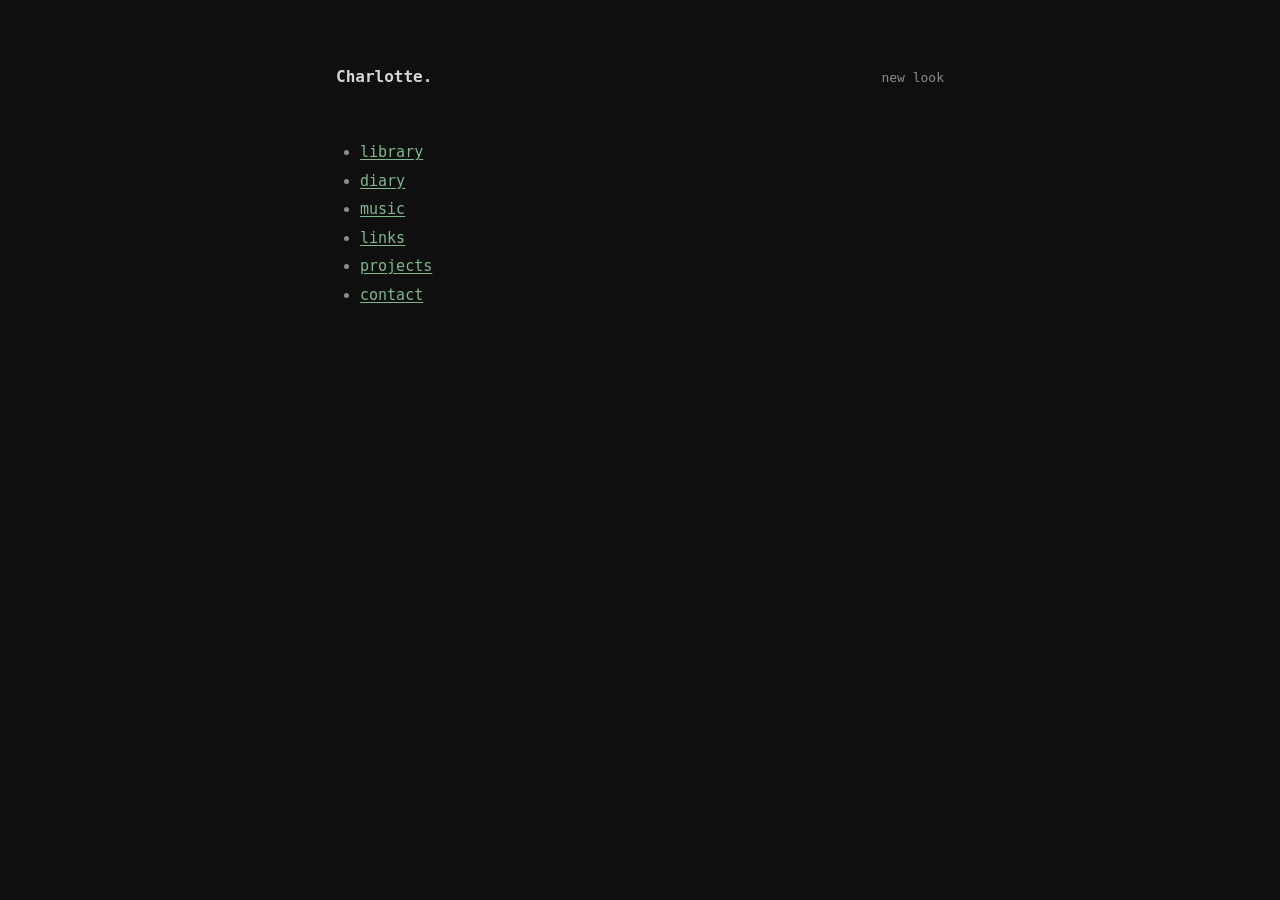
<file: index.html>
<!doctype html>
<html lang="en">
<head>
  <meta charset="utf-8">
  <meta name="viewport" content="width=device-width,initial-scale=1">
  <meta name="color-scheme" content="dark">
  <title>Charlotte</title>
  <meta name="description" content="Charlotte's personal blog — a diary, a library, music with synced lyrics, poems, and literary translations.">
  <link rel="canonical" href="https://shahlo.blog/">
  <meta property="og:site_name" content="Charlotte">
  <meta property="og:type" content="website">
  <meta property="og:title" content="Charlotte">
  <meta property="og:description" content="Charlotte's personal blog — a diary, a library, music with synced lyrics, poems, and literary translations.">
  <meta property="og:url" content="https://shahlo.blog/">
  <meta property="og:image" content="https://shahlo.blog/og.png">
  <meta name="twitter:card" content="summary_large_image">
  <meta name="twitter:title" content="Charlotte">
  <meta name="twitter:description" content="Charlotte's personal blog — a diary, a library, music with synced lyrics, poems, and literary translations.">
  <meta name="twitter:image" content="https://shahlo.blog/og.png">
  <link rel="icon" href="favicon.svg" type="image/svg+xml">
  <link rel="stylesheet" href="style.css">
  <script type="text/javascript">
    (function(c,l,a,r,i,t,y){
        c[a]=c[a]||function(){(c[a].q=c[a].q||[]).push(arguments)};
        t=l.createElement(r);t.async=1;t.src="https://www.clarity.ms/tag/"+i;
        y=l.getElementsByTagName(r)[0];y.parentNode.insertBefore(t,y);
    })(window, document, "clarity", "script", "x2ltfi5nrw");
  </script>
</head>
<body>
  <header class="site-header">
    <h1 class="site-title"><a href="./">Charlotte.</a></h1>
  </header>

  <main>
    <ul class="tree">
      <li><a href="library.html">library</a></li>
      <li><a href="diary.html">diary</a></li>
      <li><a href="music.html">music</a></li>
      <li><a href="links.html">links</a></li>
      <li><a href="projects.html">projects</a></li>
      <li><a href="contact.html">contact</a></li>
    </ul>
  </main>

  <script src="app.js"></script>
</body>
</html>
</file>
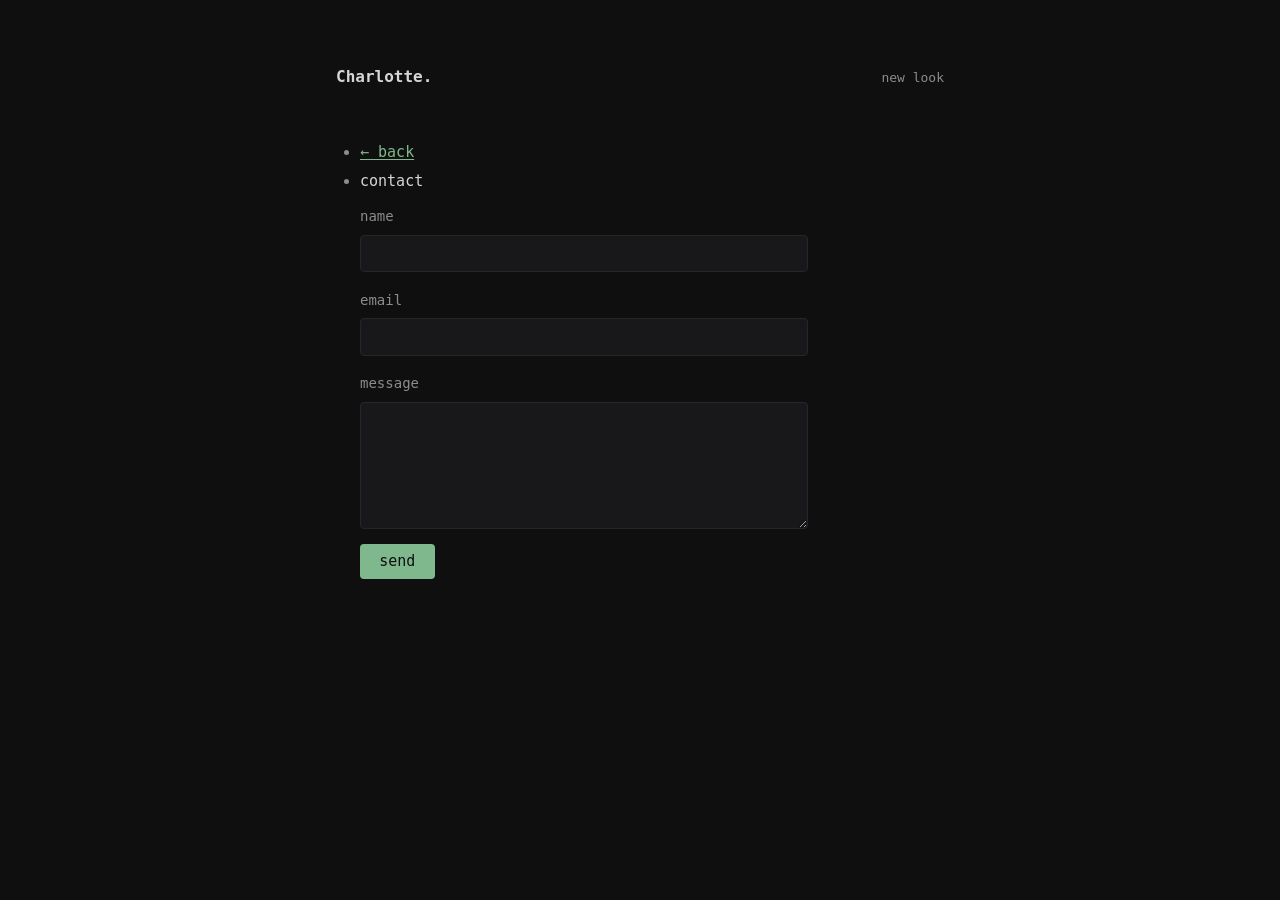
<file: contact.html>
<!doctype html>
<html lang="en">
<head>
  <meta charset="utf-8">
  <meta name="viewport" content="width=device-width,initial-scale=1">
  <meta name="color-scheme" content="dark">
  <title>contact — Charlotte</title>
  <meta name="description" content="Get in touch with Charlotte.">
  <link rel="canonical" href="https://shahlo.blog/contact.html">
  <meta property="og:site_name" content="Charlotte">
  <meta property="og:type" content="website">
  <meta property="og:title" content="contact — Charlotte">
  <meta property="og:description" content="Get in touch with Charlotte.">
  <meta property="og:url" content="https://shahlo.blog/contact.html">
  <meta property="og:image" content="https://shahlo.blog/og.png">
  <meta name="twitter:card" content="summary_large_image">
  <meta name="twitter:title" content="contact — Charlotte">
  <meta name="twitter:description" content="Get in touch with Charlotte.">
  <meta name="twitter:image" content="https://shahlo.blog/og.png">
  <link rel="icon" href="favicon.svg" type="image/svg+xml">
  <link rel="stylesheet" href="style.css">
  <script type="text/javascript">
    (function(c,l,a,r,i,t,y){
        c[a]=c[a]||function(){(c[a].q=c[a].q||[]).push(arguments)};
        t=l.createElement(r);t.async=1;t.src="https://www.clarity.ms/tag/"+i;
        y=l.getElementsByTagName(r)[0];y.parentNode.insertBefore(t,y);
    })(window, document, "clarity", "script", "x2ltfi5nrw");
  </script>
</head>
<body>
  <header class="site-header">
    <h1 class="site-title"><a href="./">Charlotte.</a></h1>
  </header>

  <main>
    <ul class="tree">
      <li><a href="./">← back</a></li>
      <li>contact
        <form class="contact-form" action="https://formsubmit.co/shaxloabdullayeva@outlook.com" method="POST">
          <input type="hidden" name="_subject" value="message from shahlo.blog">
          <input type="hidden" name="_next" value="https://shahlo.blog/">
          <input type="hidden" name="_template" value="table">
          <label>
            <span>name</span>
            <input type="text" name="name" required>
          </label>
          <label>
            <span>email</span>
            <input type="email" name="email" required>
          </label>
          <label>
            <span>message</span>
            <textarea name="message" rows="6" required></textarea>
          </label>
          <button type="submit">send</button>
        </form>
      </li>
    </ul>
  </main>

  <script src="app.js"></script>
</body>
</html>
</file>
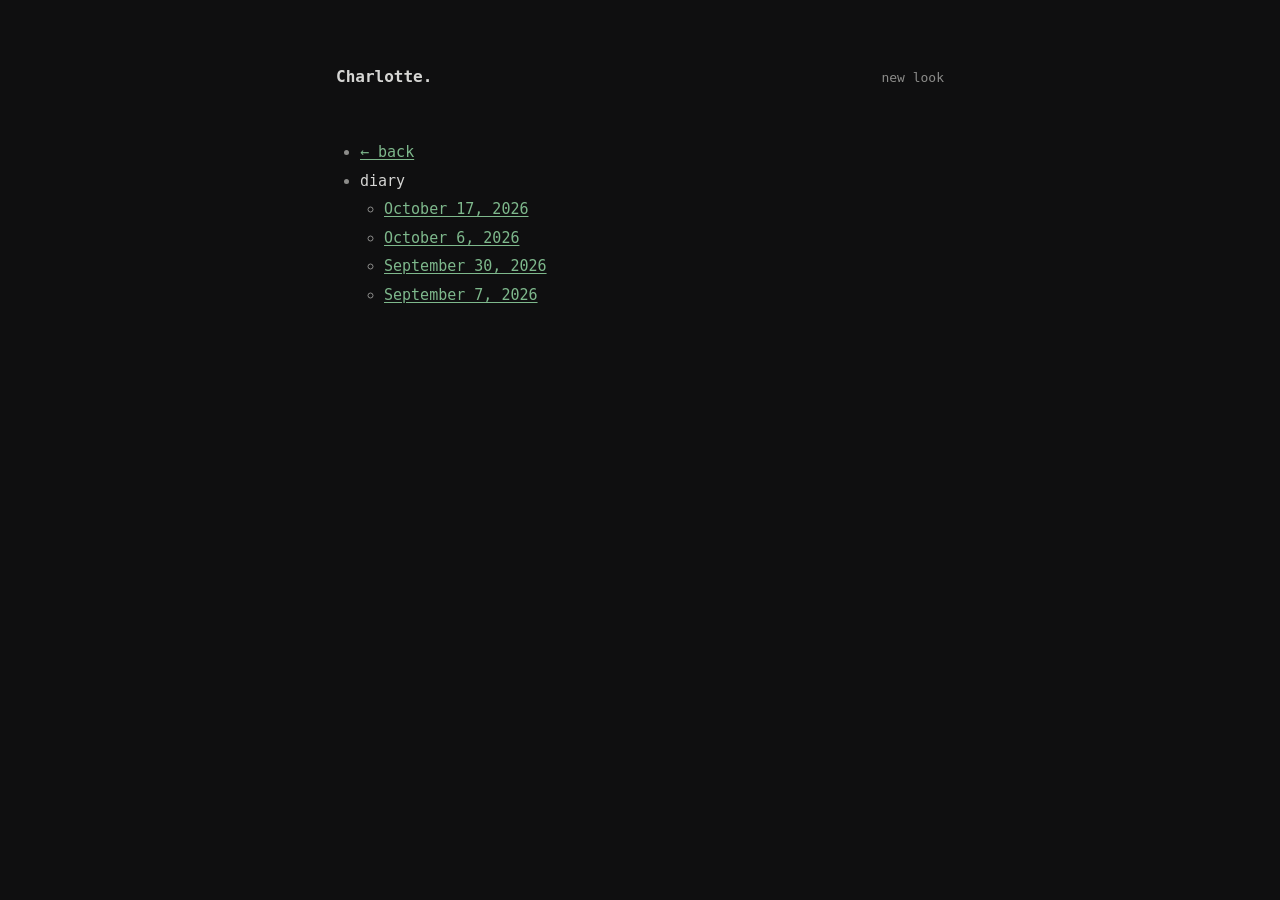
<file: diary.html>
<!doctype html>
<html lang="en">
<head>
  <meta charset="utf-8">
  <meta name="viewport" content="width=device-width,initial-scale=1">
  <meta name="color-scheme" content="dark">
  <title>diary — Charlotte</title>
  <meta name="description" content="Diary entries — Charlotte writing on books, life in Tashkent, Linux, language, and whatever else is on her mind.">
  <link rel="canonical" href="https://shahlo.blog/diary.html">
  <meta property="og:site_name" content="Charlotte">
  <meta property="og:type" content="website">
  <meta property="og:title" content="diary — Charlotte">
  <meta property="og:description" content="Diary entries — Charlotte writing on books, life in Tashkent, Linux, language, and whatever else is on her mind.">
  <meta property="og:url" content="https://shahlo.blog/diary.html">
  <meta property="og:image" content="https://shahlo.blog/og.png">
  <meta name="twitter:card" content="summary_large_image">
  <meta name="twitter:title" content="diary — Charlotte">
  <meta name="twitter:description" content="Diary entries — Charlotte writing on books, life in Tashkent, Linux, language, and whatever else is on her mind.">
  <meta name="twitter:image" content="https://shahlo.blog/og.png">
  <link rel="icon" href="favicon.svg" type="image/svg+xml">
  <link rel="stylesheet" href="style.css">
  <script type="text/javascript">
    (function(c,l,a,r,i,t,y){
        c[a]=c[a]||function(){(c[a].q=c[a].q||[]).push(arguments)};
        t=l.createElement(r);t.async=1;t.src="https://www.clarity.ms/tag/"+i;
        y=l.getElementsByTagName(r)[0];y.parentNode.insertBefore(t,y);
    })(window, document, "clarity", "script", "x2ltfi5nrw");
  </script>
</head>
<body>
  <header class="site-header">
    <h1 class="site-title"><a href="./">Charlotte.</a></h1>
  </header>

  <main>
    <ul class="tree">
      <li><a href="./">← back</a></li>
      <li>diary
        <ul id="diary-list" data-manifest="posts/index.json" aria-busy="true">
          <li class="loading">Loading…</li>
        </ul>
      </li>
    </ul>
  </main>

  <script src="app.js"></script>
</body>
</html>
</file>
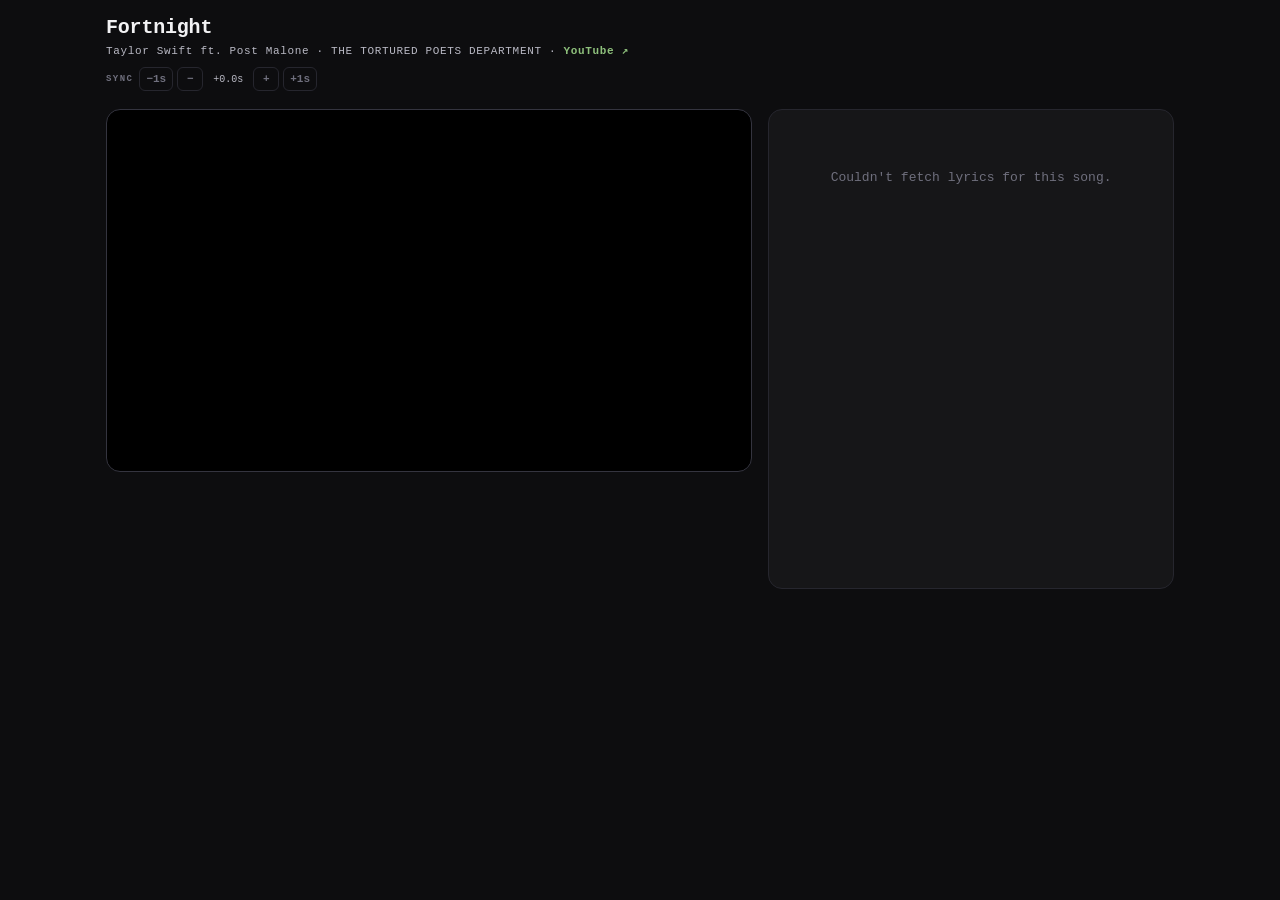
<file: Fortnight.html>
<!DOCTYPE html>
<html lang="en">
<head>
<meta charset="UTF-8" />
<meta name="viewport" content="width=device-width, initial-scale=1.0" />
<title>Fortnight · synced</title>
<style>
  :root {
    --bg: #0d0d0f;
    --card: #161618;
    --border: #26262e;
    --border-strong: #34343f;
    --text: #f2f2f4;
    --text-muted: #b9b9c4;
    --text-sub: #6f6f7d;
    --accent: #8ec07c;
  }
  * { box-sizing: border-box; }
  html, body { margin: 0; padding: 0; }
  body {
    background: var(--bg);
    color: var(--text);
    font-family: ui-monospace, SFMono-Regular, Menlo, Consolas, "Liberation Mono", "Courier New", monospace;
  }
  .player { display: flex; flex-direction: column; gap: 8px; padding: 16px; max-width: 1100px; margin: 0 auto; }
  .head { display: flex; flex-direction: column; gap: 2px; }
  .title { font-size: 20px; font-weight: 700; letter-spacing: -0.01em; line-height: 1.2; }
  .sub { font-size: 11px; color: var(--text-muted); letter-spacing: 0.06em; margin-top: 2px; }
  .sub a { color: var(--accent); text-decoration: none; font-weight: 700; }

  .sync { display: flex; align-items: center; gap: 4px; margin-top: 8px; }
  .sync .label { font-size: 9px; letter-spacing: 0.16em; text-transform: uppercase; color: var(--text-sub); font-weight: 700; margin-right: 2px; }
  .sync button {
    min-width: 26px; height: 24px; padding: 0 6px; border-radius: 6px;
    background: transparent; color: var(--text-sub);
    border: 1px solid var(--border); cursor: pointer;
    font-size: 11px; font-weight: 700; font-family: inherit;
  }
  .sync button:hover { color: var(--text-muted); border-color: var(--border-strong); }
  .sync .val { min-width: 42px; text-align: center; font-size: 10px; color: var(--text-muted); font-family: inherit; }

  .main { display: flex; gap: 16px; margin-top: 10px; }
  .video-col { flex: 1; min-width: 0; display: flex; flex-direction: column; gap: 8px; }
  .video-frame {
    position: relative; width: 100%; aspect-ratio: 16 / 9;
    background: #000; border-radius: 14px; overflow: hidden;
    border: 1px solid var(--border-strong);
  }
  .video-frame > div { position: absolute; inset: 0; }
  .video-frame iframe { width: 100%; height: 100%; border: 0; }

  .lyrics-col {
    width: 38%; flex-shrink: 0; overflow-y: auto;
    padding: 20px 16px; background: var(--card);
    border: 1px solid var(--border); border-radius: 14px;
    height: 480px; scrollbar-width: thin;
  }
  .lyrics-col .msg { color: var(--text-sub); font-size: 13px; text-align: center; margin-top: 40px; }
  .lines { display: flex; flex-direction: column; gap: 4px; }
  .lines button {
    text-align: left; background: transparent; border: none; cursor: pointer;
    padding: 6px 10px; border-radius: 8px; font-size: 15px; font-weight: 500;
    line-height: 1.4; color: var(--text-muted); transition: all 0.25s ease;
    font-family: inherit;
  }
  .lines button.past { color: var(--text-sub); }
  .lines button.active { color: var(--accent); font-weight: 700; font-size: 19px; }
  .plain { color: var(--text-muted); font-size: 15px; line-height: 1.8; margin: 0; white-space: pre-wrap; font-family: inherit; }

  @media (max-width: 760px) {
    .main { flex-direction: column; }
    .lyrics-col { width: 100%; height: 340px; border-radius: 14px; padding: 18px; }
    .lines button { text-align: center; font-size: 16px; padding: 9px 8px; }
  }
</style>
</head>
<body>
  <div class="player">
    <div class="head">
      <div class="title">Fortnight</div>
      <div class="sub">
        Taylor Swift ft. Post Malone · THE TORTURED POETS DEPARTMENT ·
        <a id="ytLink" href="#" target="_blank" rel="noopener noreferrer">YouTube ↗</a>
      </div>
      <div class="sync">
        <span class="label">sync</span>
        <button id="m1" title="push lyrics 1s later">−1s</button>
        <button id="mp" title="push lyrics later">−</button>
        <span class="val" id="offVal">+0.0s</span>
        <button id="pp" title="pull lyrics earlier">+</button>
        <button id="p1" title="pull lyrics 1s earlier">+1s</button>
      </div>
    </div>

    <div class="main">
      <div class="video-col">
        <div class="video-frame"><div id="ytHost"></div></div>
      </div>
      <div class="lyrics-col" id="lyricsCol">
        <p class="msg">Loading lyrics…</p>
      </div>
    </div>
  </div>

<script>
(function () {
  "use strict";

  var YOUTUBE_ID = "b7kmP1fsGg8"; // Fortnight (audio version supplied by user)
  var SONG = {
    artist: "Taylor Swift",
    title: "Fortnight",
    album: "THE TORTURED POETS DEPARTMENT",
    duration: 228
  };

  var BAKED_LRC = "";

  // Lyric timing correction in seconds. Negative = lyrics show later.
  var offset = 0;

  var lines = [];
  var activeIndex = -1;
  var player = null;
  var ready = false;
  var playing = false;
  var currentTime = 0;
  var pollId = null;

  var lyricsCol = document.getElementById("lyricsCol");
  document.getElementById("ytLink").href = "https://www.youtube.com/watch?v=" + YOUTUBE_ID;

  function fmtOffset(o) { return (o >= 0 ? "+" : "") + o.toFixed(1) + "s"; }
  function setOffset(o) { offset = Math.round(o * 10) / 10; document.getElementById("offVal").textContent = fmtOffset(offset); }
  document.getElementById("m1").onclick = function () { setOffset(offset - 1); };
  document.getElementById("mp").onclick = function () { setOffset(offset - 0.2); };
  document.getElementById("pp").onclick = function () { setOffset(offset + 0.2); };
  document.getElementById("p1").onclick = function () { setOffset(offset + 1); };
  setOffset(offset);

  function parseLRC(lrc) {
    var out = [];
    var re = /^\[(\d+):(\d+)(?:\.(\d+))?\](.*)$/;
    lrc.split("\n").forEach(function (raw) {
      var m = raw.match(re);
      if (!m) return;
      var ms = (m[3] || "0") + "000";
      ms = ms.slice(0, 3);
      var time = parseInt(m[1], 10) * 60 + parseInt(m[2], 10) + parseInt(ms, 10) / 1000;
      out.push({ time: time, text: (m[4] || "").trim() });
    });
    return out.sort(function (a, b) { return a.time - b.time; });
  }

  function loadLyrics() {
    if (BAKED_LRC && BAKED_LRC.trim()) { lines = parseLRC(BAKED_LRC); renderSynced(); return; }
    var base = "https://lrclib.net/api/";
    var getUrl = base + "get?artist_name=" + encodeURIComponent(SONG.artist) +
      "&track_name=" + encodeURIComponent(SONG.title) +
      "&album_name=" + encodeURIComponent(SONG.album) +
      "&duration=" + SONG.duration;
    var searchUrl = base + "search?artist_name=" + encodeURIComponent(SONG.artist) +
      "&track_name=" + encodeURIComponent(SONG.title);

    fetch(getUrl)
      .then(function (r) { return r.ok ? r.json() : null; })
      .catch(function () { return null; })
      .then(function (data) {
        if (data && data.syncedLyrics) return data;
        return fetch(searchUrl)
          .then(function (r) { return r.ok ? r.json() : []; })
          .then(function (arr) {
            arr = arr || [];
            return arr.filter(function (x) { return x.syncedLyrics; })[0] || arr[0] || null;
          })
          .catch(function () { return null; });
      })
      .then(function (data) {
        if (!data) { showMsg("Couldn't fetch lyrics for this song."); return; }
        if (data.syncedLyrics) { lines = parseLRC(data.syncedLyrics); renderSynced(); return; }
        if (data.plainLyrics) { renderPlain(data.plainLyrics); return; }
        showMsg("No synced lyrics found.");
      });
  }

  function showMsg(text) { lyricsCol.innerHTML = '<p class="msg"></p>'; lyricsCol.querySelector(".msg").textContent = text; }
  function renderPlain(text) { lyricsCol.innerHTML = '<pre class="plain"></pre>'; lyricsCol.querySelector(".plain").textContent = text; }

  function renderSynced() {
    if (!lines.length) { showMsg("No synced lyrics found."); return; }
    var wrap = document.createElement("div");
    wrap.className = "lines";
    lines.forEach(function (ln, i) {
      var b = document.createElement("button");
      b.textContent = ln.text || " ";
      b.setAttribute("data-i", i);
      b.title = "Jump to " + Math.floor(ln.time / 60) + ":" + String(Math.floor(ln.time % 60)).padStart(2, "0");
      b.onclick = function () { if (player && player.seekTo) player.seekTo(Math.max(0, ln.time - 0.2), true); };
      wrap.appendChild(b);
    });
    lyricsCol.innerHTML = "";
    lyricsCol.appendChild(wrap);
  }

  function updateActive() {
    if (!lines.length) return;
    var target = currentTime + offset;
    var lo = 0, hi = lines.length - 1, ans = -1;
    while (lo <= hi) {
      var mid = (lo + hi) >> 1;
      if (lines[mid].time <= target) { ans = mid; lo = mid + 1; } else hi = mid - 1;
    }
    if (ans === activeIndex) return;
    activeIndex = ans;
    var btns = lyricsCol.querySelectorAll(".lines button");
    btns.forEach(function (b, i) { b.className = i === activeIndex ? "active" : (i < activeIndex ? "past" : ""); });
    var el = lyricsCol.querySelector('.lines button[data-i="' + activeIndex + '"]');
    if (el) el.scrollIntoView({ behavior: "smooth", block: "center" });
  }

  function startPolling() {
    if (pollId) return;
    pollId = setInterval(function () {
      if (player && player.getCurrentTime) {
        var t = player.getCurrentTime();
        if (typeof t === "number") { currentTime = t; updateActive(); }
      }
    }, 200);
  }
  function stopPolling() { if (pollId) { clearInterval(pollId); pollId = null; } }

  window.onYouTubeIframeAPIReady = function () {
    player = new YT.Player("ytHost", {
      videoId: YOUTUBE_ID,
      playerVars: { rel: 0, modestbranding: 1, playsinline: 1 },
      events: {
        onReady: function () { ready = true; },
        onStateChange: function (e) { playing = e.data === 1; if (playing) startPolling(); else stopPolling(); }
      }
    });
  };

  (function loadApi() {
    var tag = document.createElement("script");
    tag.src = "https://www.youtube.com/iframe_api";
    tag.async = true;
    document.head.appendChild(tag);
  })();

  loadLyrics();
})();
</script>
</body>
</html>
</file>
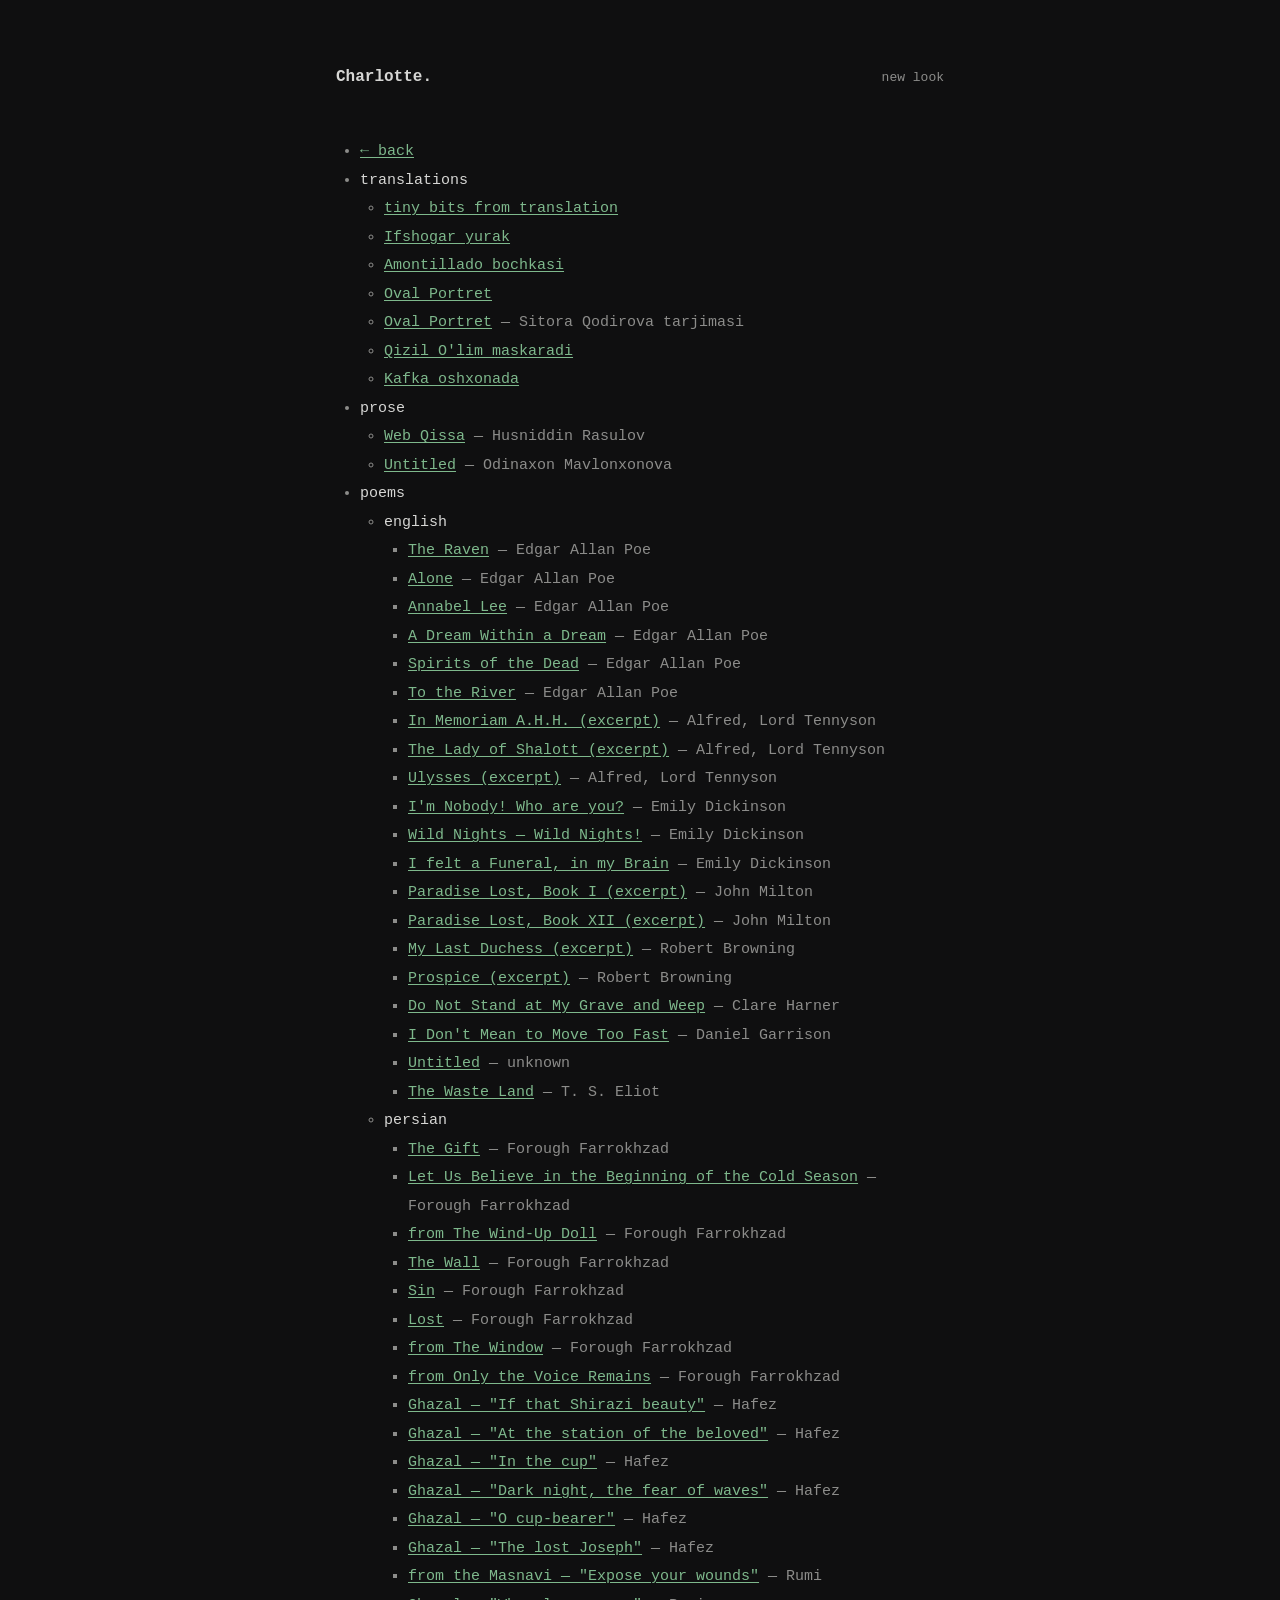
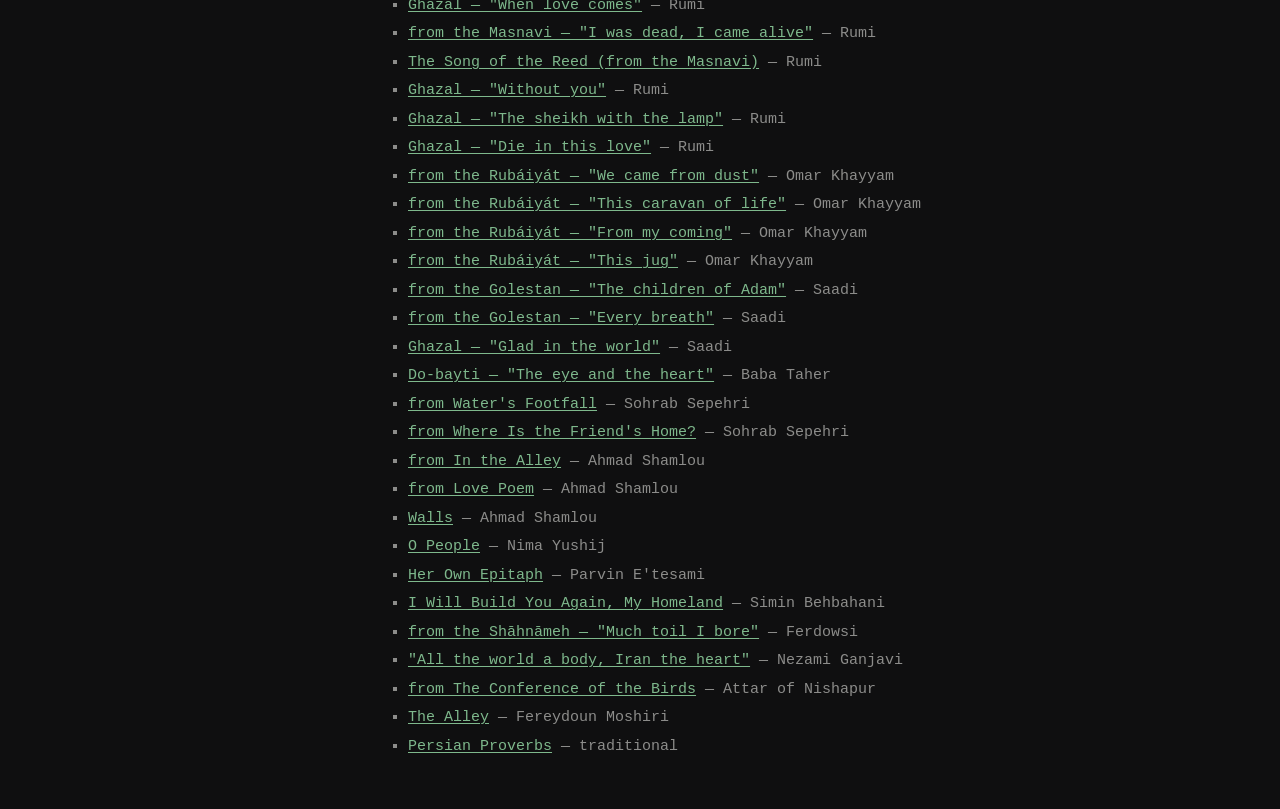
<file: library.html>
<!doctype html>
<html lang="en">
<head>
  <meta charset="utf-8">
  <meta name="viewport" content="width=device-width,initial-scale=1">
  <meta name="color-scheme" content="dark">
  <title>library — Charlotte</title>
  <meta name="description" content="Charlotte's library — books read and books worth reading.">
  <link rel="canonical" href="https://shahlo.blog/library.html">
  <meta property="og:site_name" content="Charlotte">
  <meta property="og:type" content="website">
  <meta property="og:title" content="library — Charlotte">
  <meta property="og:description" content="Charlotte's library — books read and books worth reading.">
  <meta property="og:url" content="https://shahlo.blog/library.html">
  <meta property="og:image" content="https://shahlo.blog/og.png">
  <meta name="twitter:card" content="summary_large_image">
  <meta name="twitter:title" content="library — Charlotte">
  <meta name="twitter:description" content="Charlotte's library — books read and books worth reading.">
  <meta name="twitter:image" content="https://shahlo.blog/og.png">
  <link rel="icon" href="favicon.svg" type="image/svg+xml">
  <link rel="stylesheet" href="style.css">
  <script type="text/javascript">
    (function(c,l,a,r,i,t,y){
        c[a]=c[a]||function(){(c[a].q=c[a].q||[]).push(arguments)};
        t=l.createElement(r);t.async=1;t.src="https://www.clarity.ms/tag/"+i;
        y=l.getElementsByTagName(r)[0];y.parentNode.insertBefore(t,y);
    })(window, document, "clarity", "script", "x2ltfi5nrw");
  </script>
</head>
<body>
  <header class="site-header">
    <h1 class="site-title"><a href="./">Charlotte.</a></h1>
  </header>

  <main>
    <ul class="tree">
      <li><a href="./">← back</a></li>
      <li>translations
        <ul data-manifest="translations/index.json" data-type="translation" aria-busy="true">
          <li class="loading">Loading…</li>
        </ul>
      </li>
      <li>prose
        <ul data-manifest="prose/index.json" data-type="prose" aria-busy="true">
          <li class="loading">Loading…</li>
        </ul>
      </li>
      <li>poems
        <ul>
          <li>english
            <ul data-manifest="poems/english/index.json" data-type="poem" data-lang="english" aria-busy="true">
              <li class="loading">Loading…</li>
            </ul>
          </li>
          <li>persian
            <ul data-manifest="poems/persian/index.json" data-type="poem" data-lang="persian" aria-busy="true">
              <li class="loading">Loading…</li>
            </ul>
          </li>
        </ul>
      </li>
    </ul>
  </main>

  <script src="app.js"></script>
</body>
</html>
</file>
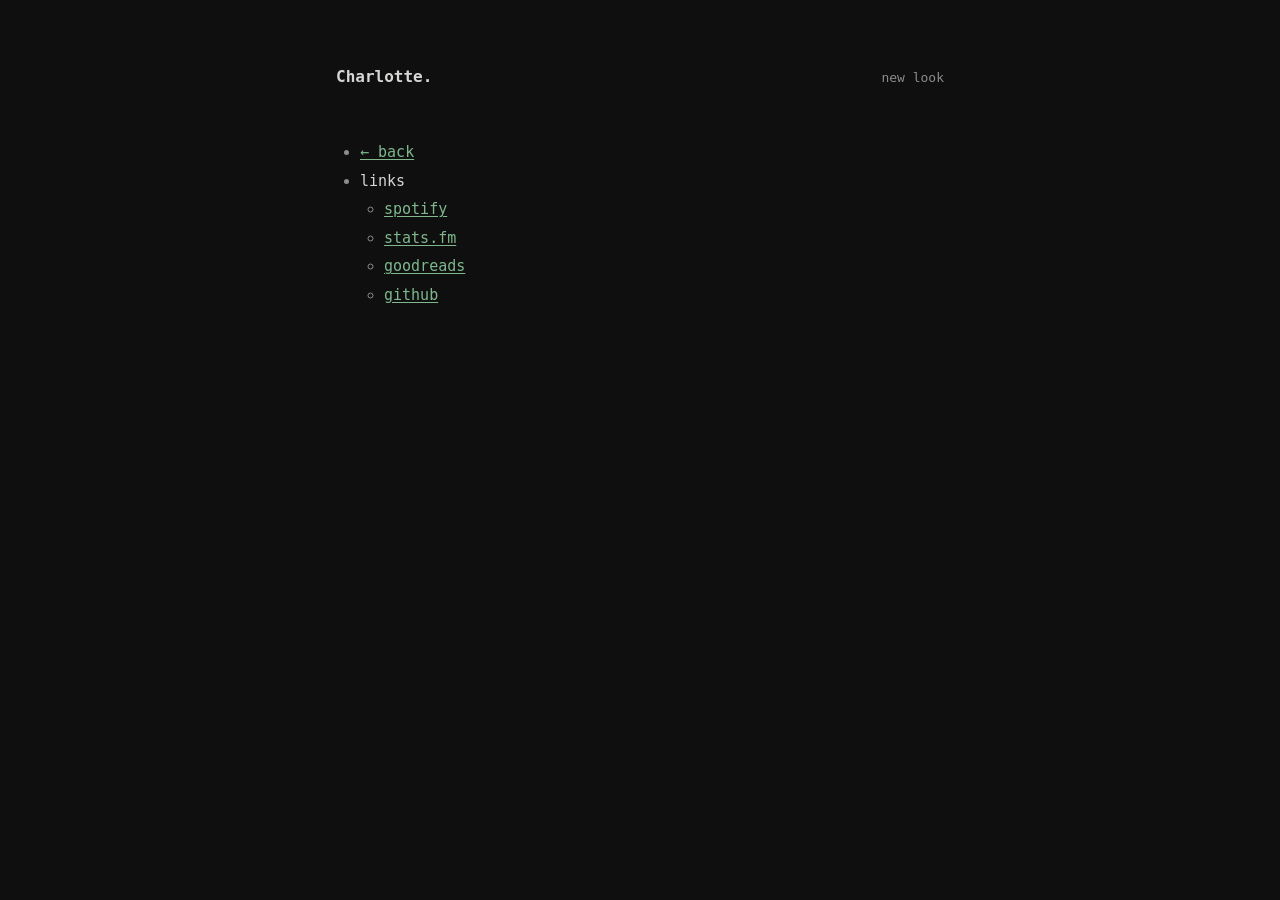
<file: links.html>
<!doctype html>
<html lang="en">
<head>
  <meta charset="utf-8">
  <meta name="viewport" content="width=device-width,initial-scale=1">
  <meta name="color-scheme" content="dark">
  <title>links — Charlotte</title>
  <meta name="description" content="A hand-picked collection of links from Charlotte.">
  <link rel="canonical" href="https://shahlo.blog/links.html">
  <meta property="og:site_name" content="Charlotte">
  <meta property="og:type" content="website">
  <meta property="og:title" content="links — Charlotte">
  <meta property="og:description" content="A hand-picked collection of links from Charlotte.">
  <meta property="og:url" content="https://shahlo.blog/links.html">
  <meta property="og:image" content="https://shahlo.blog/og.png">
  <meta name="twitter:card" content="summary_large_image">
  <meta name="twitter:title" content="links — Charlotte">
  <meta name="twitter:description" content="A hand-picked collection of links from Charlotte.">
  <meta name="twitter:image" content="https://shahlo.blog/og.png">
  <link rel="icon" href="favicon.svg" type="image/svg+xml">
  <link rel="stylesheet" href="style.css">
  <script type="text/javascript">
    (function(c,l,a,r,i,t,y){
        c[a]=c[a]||function(){(c[a].q=c[a].q||[]).push(arguments)};
        t=l.createElement(r);t.async=1;t.src="https://www.clarity.ms/tag/"+i;
        y=l.getElementsByTagName(r)[0];y.parentNode.insertBefore(t,y);
    })(window, document, "clarity", "script", "x2ltfi5nrw");
  </script>
</head>
<body>
  <header class="site-header">
    <h1 class="site-title"><a href="./">Charlotte.</a></h1>
  </header>

  <main>
    <ul class="tree">
      <li><a href="./">← back</a></li>
      <li>links
        <ul>
          <li><a href="https://open.spotify.com/user/31othfhgdgqqzqhprfutfl6iafru" target="_blank" rel="noopener">spotify</a></li>
          <li><a href="https://stats.fm/ltscharlotte" target="_blank" rel="noopener">stats.fm</a></li>
          <li><a href="https://www.goodreads.com/charlotte1384" target="_blank" rel="noopener">goodreads</a></li>
          <li><a href="https://github.com/shahloabdullayeva" target="_blank" rel="noopener">github</a></li>
        </ul>
      </li>
    </ul>
  </main>

  <script src="app.js"></script>
</body>
</html>
</file>
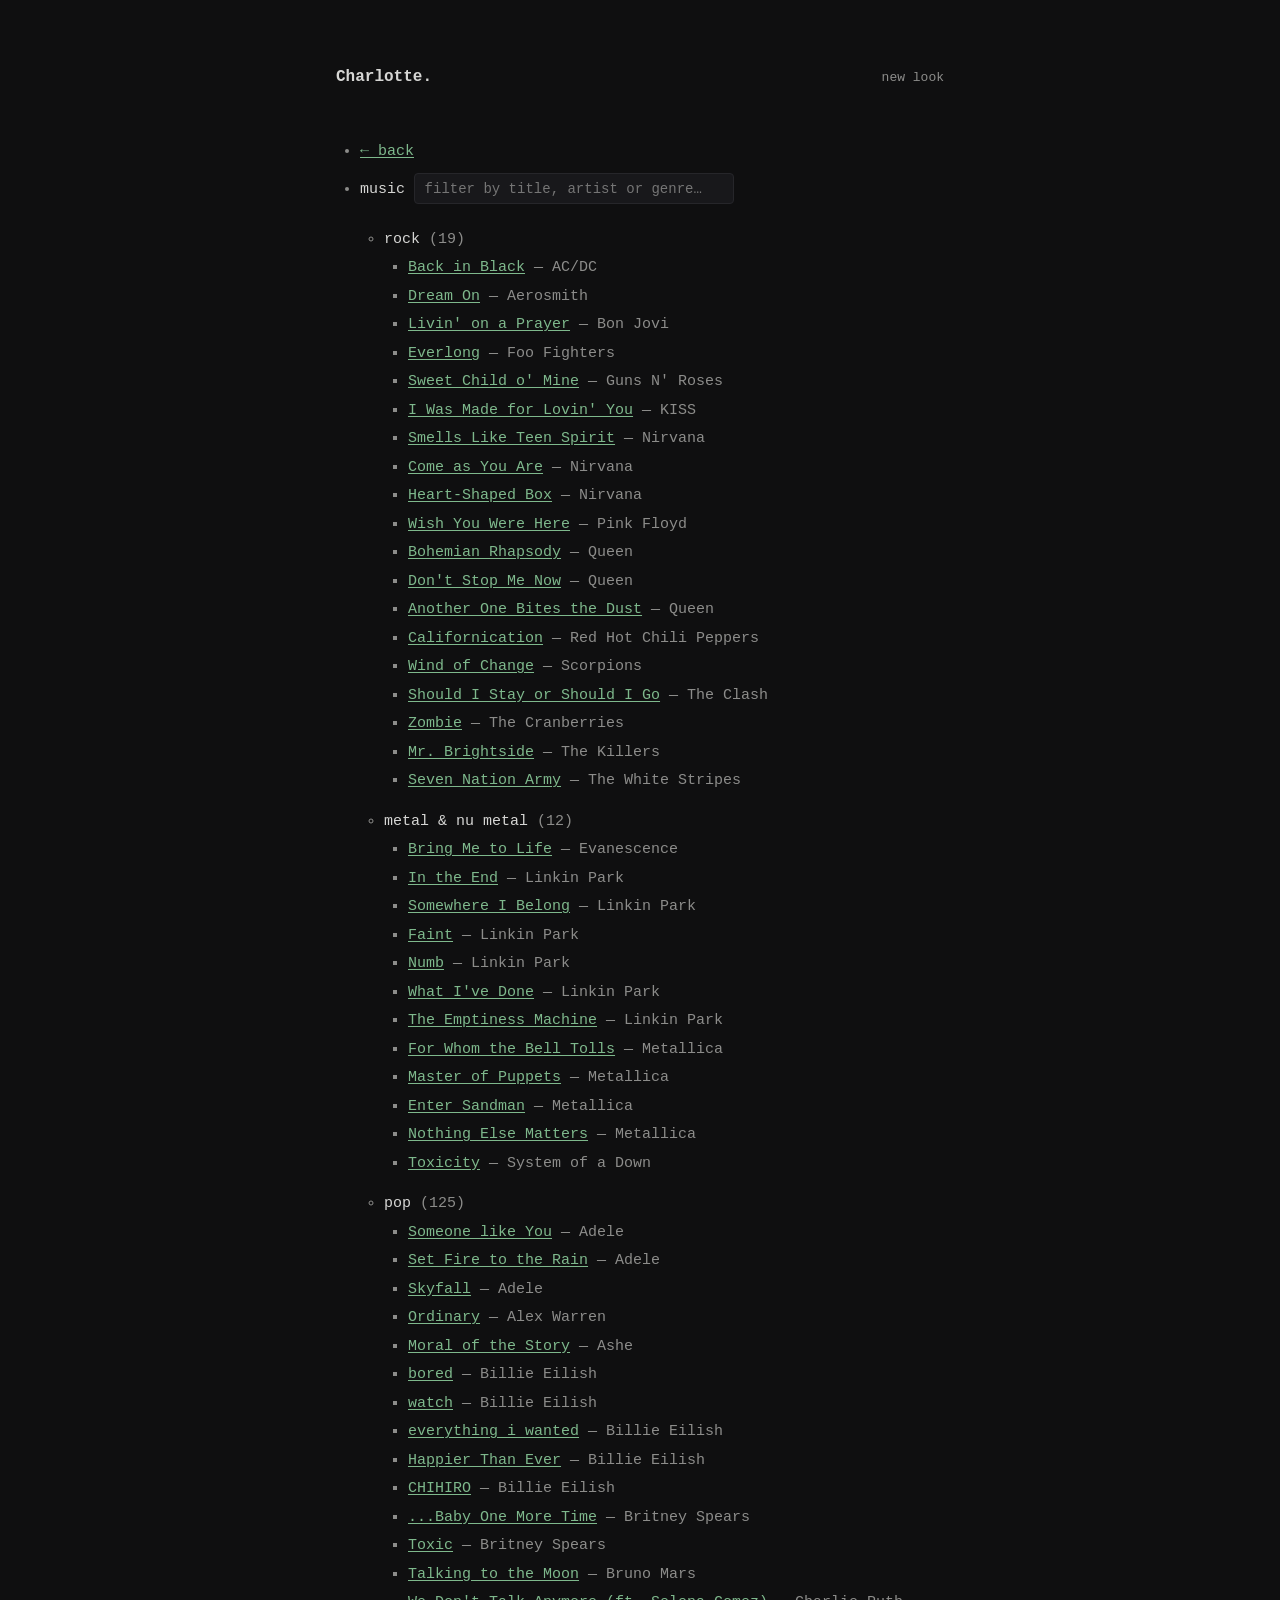
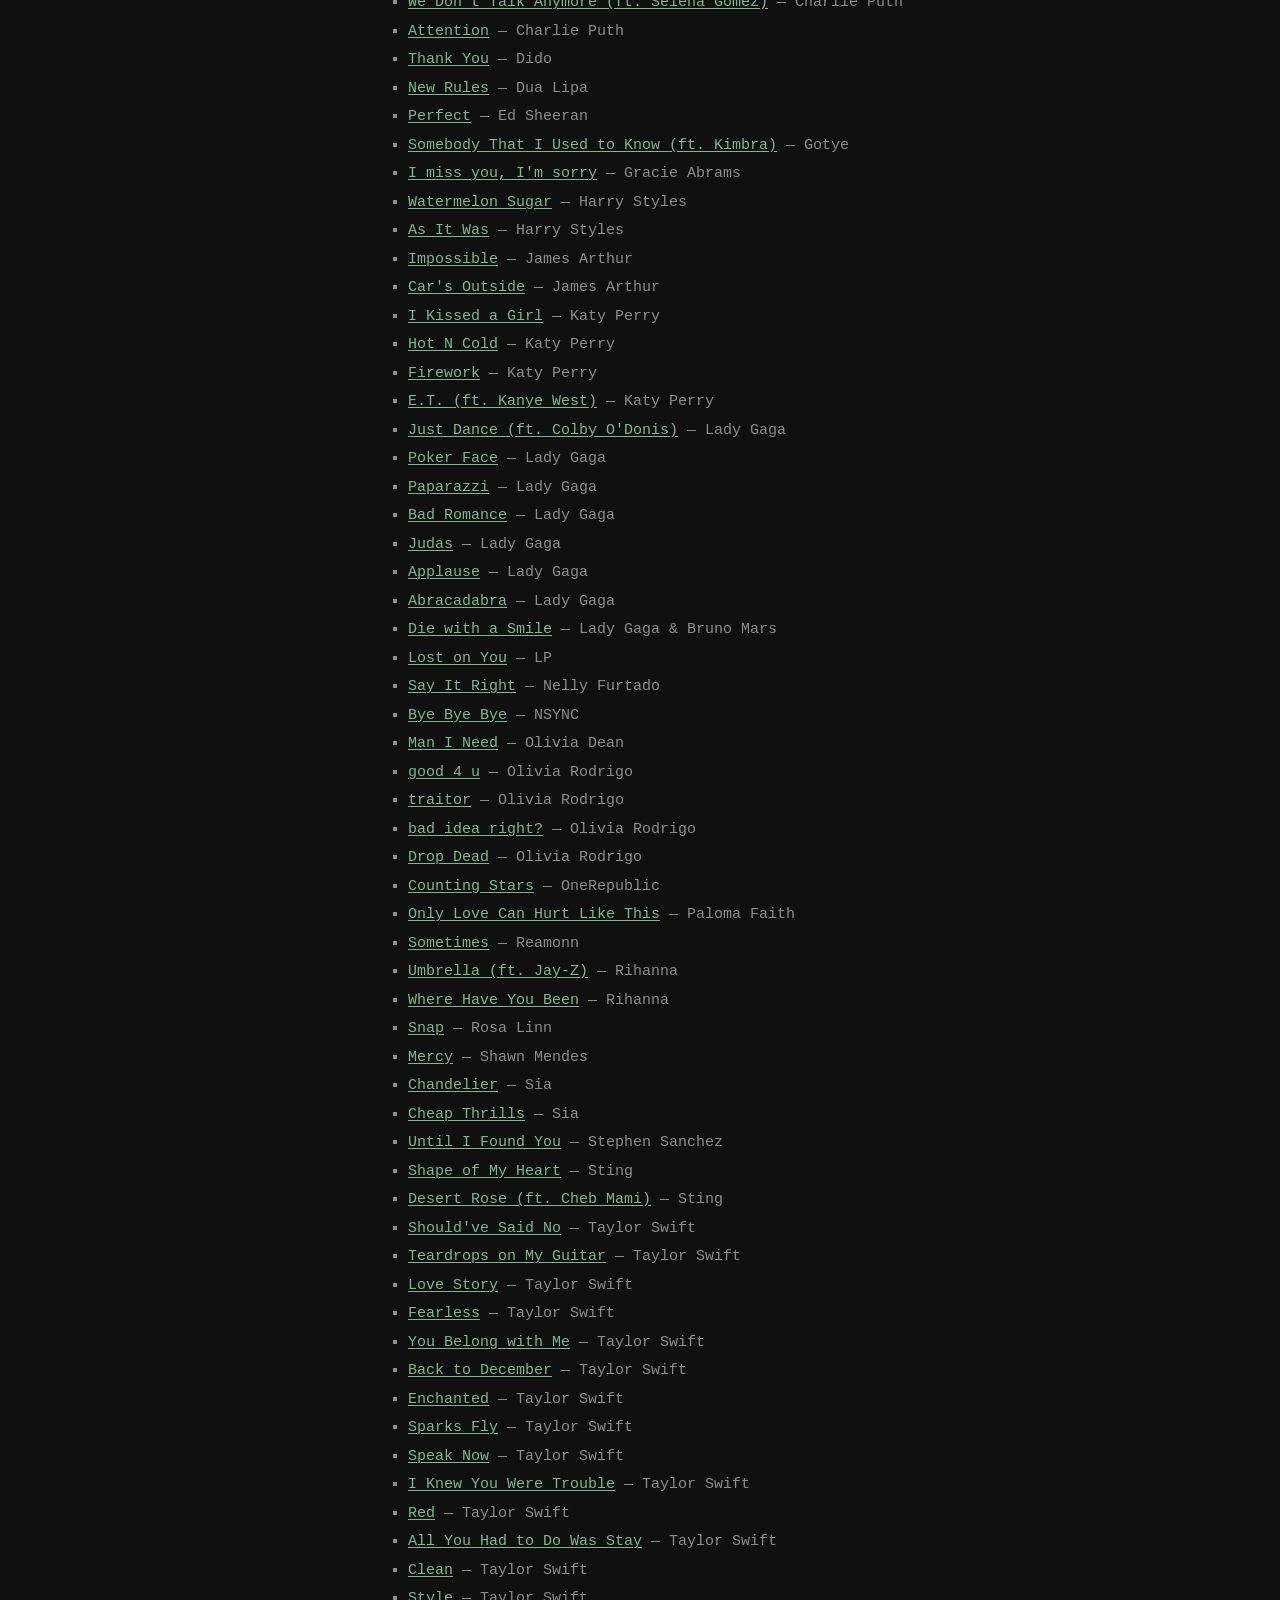
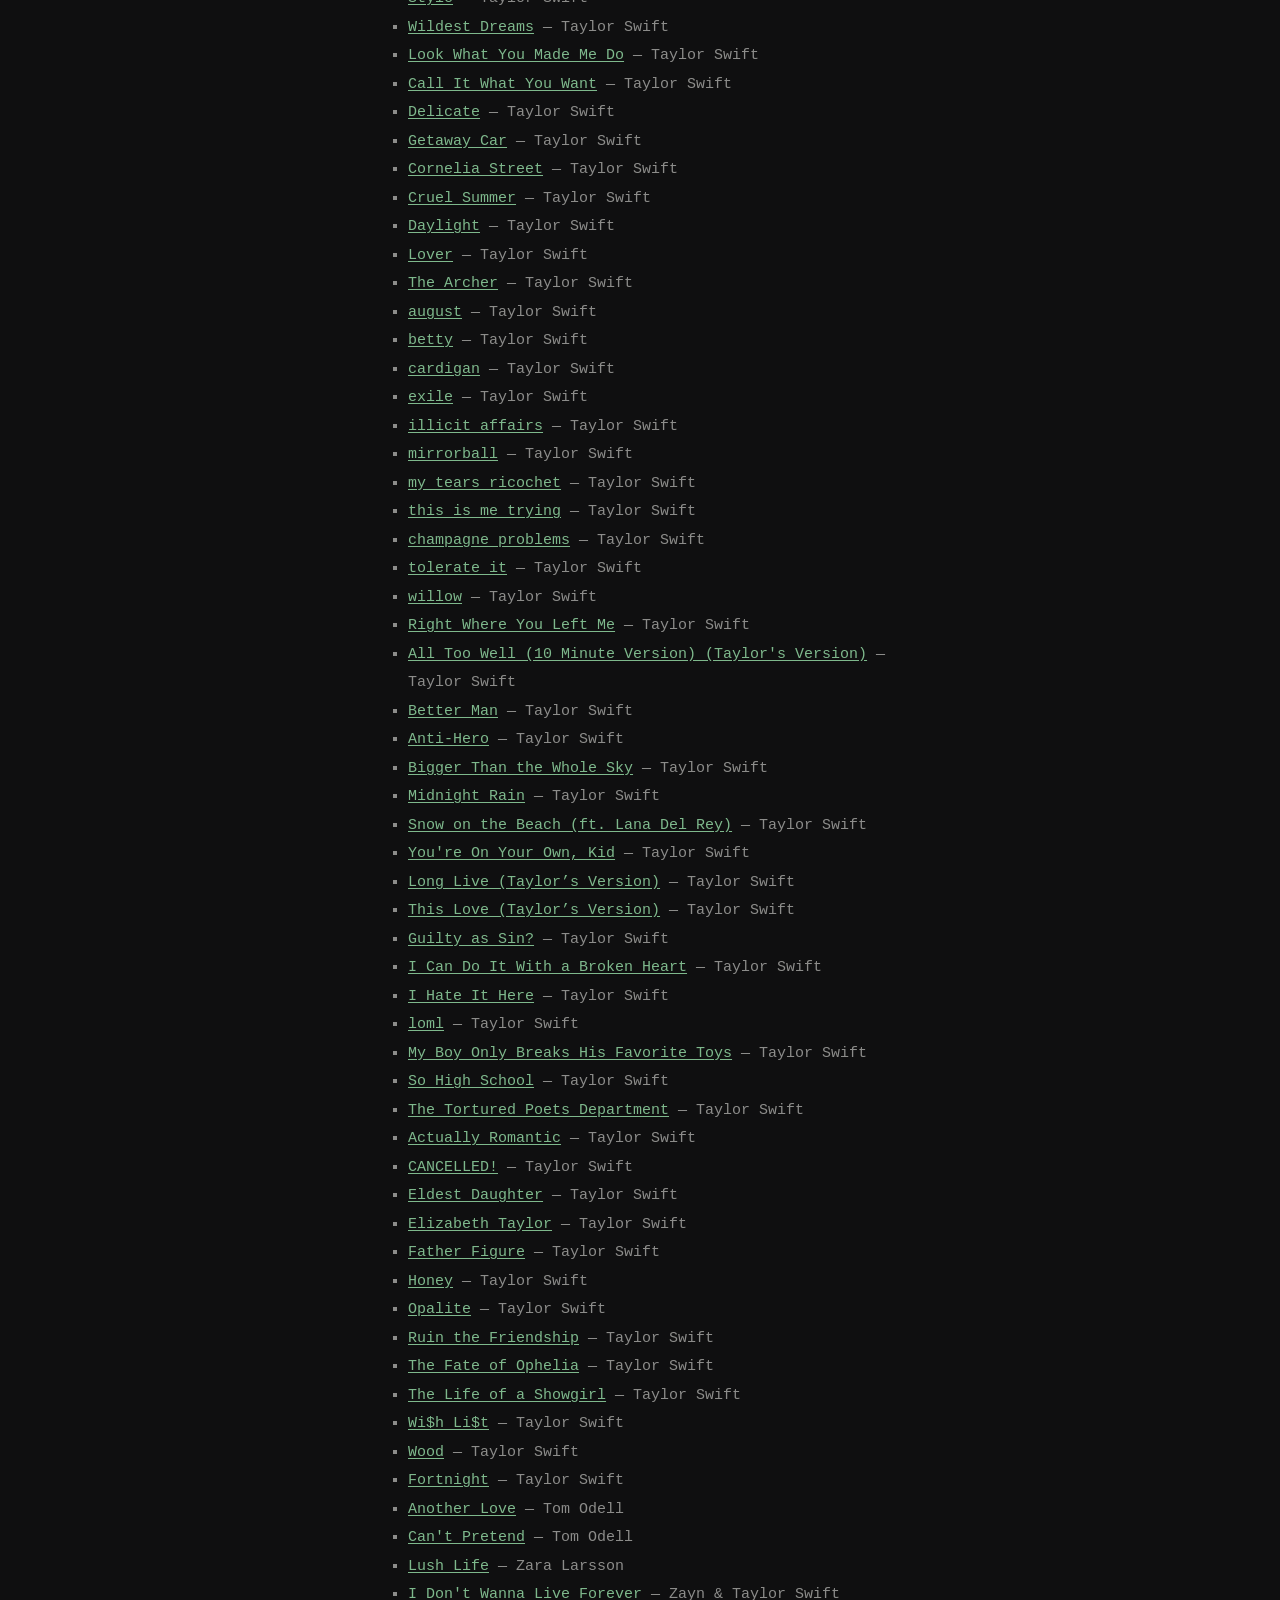
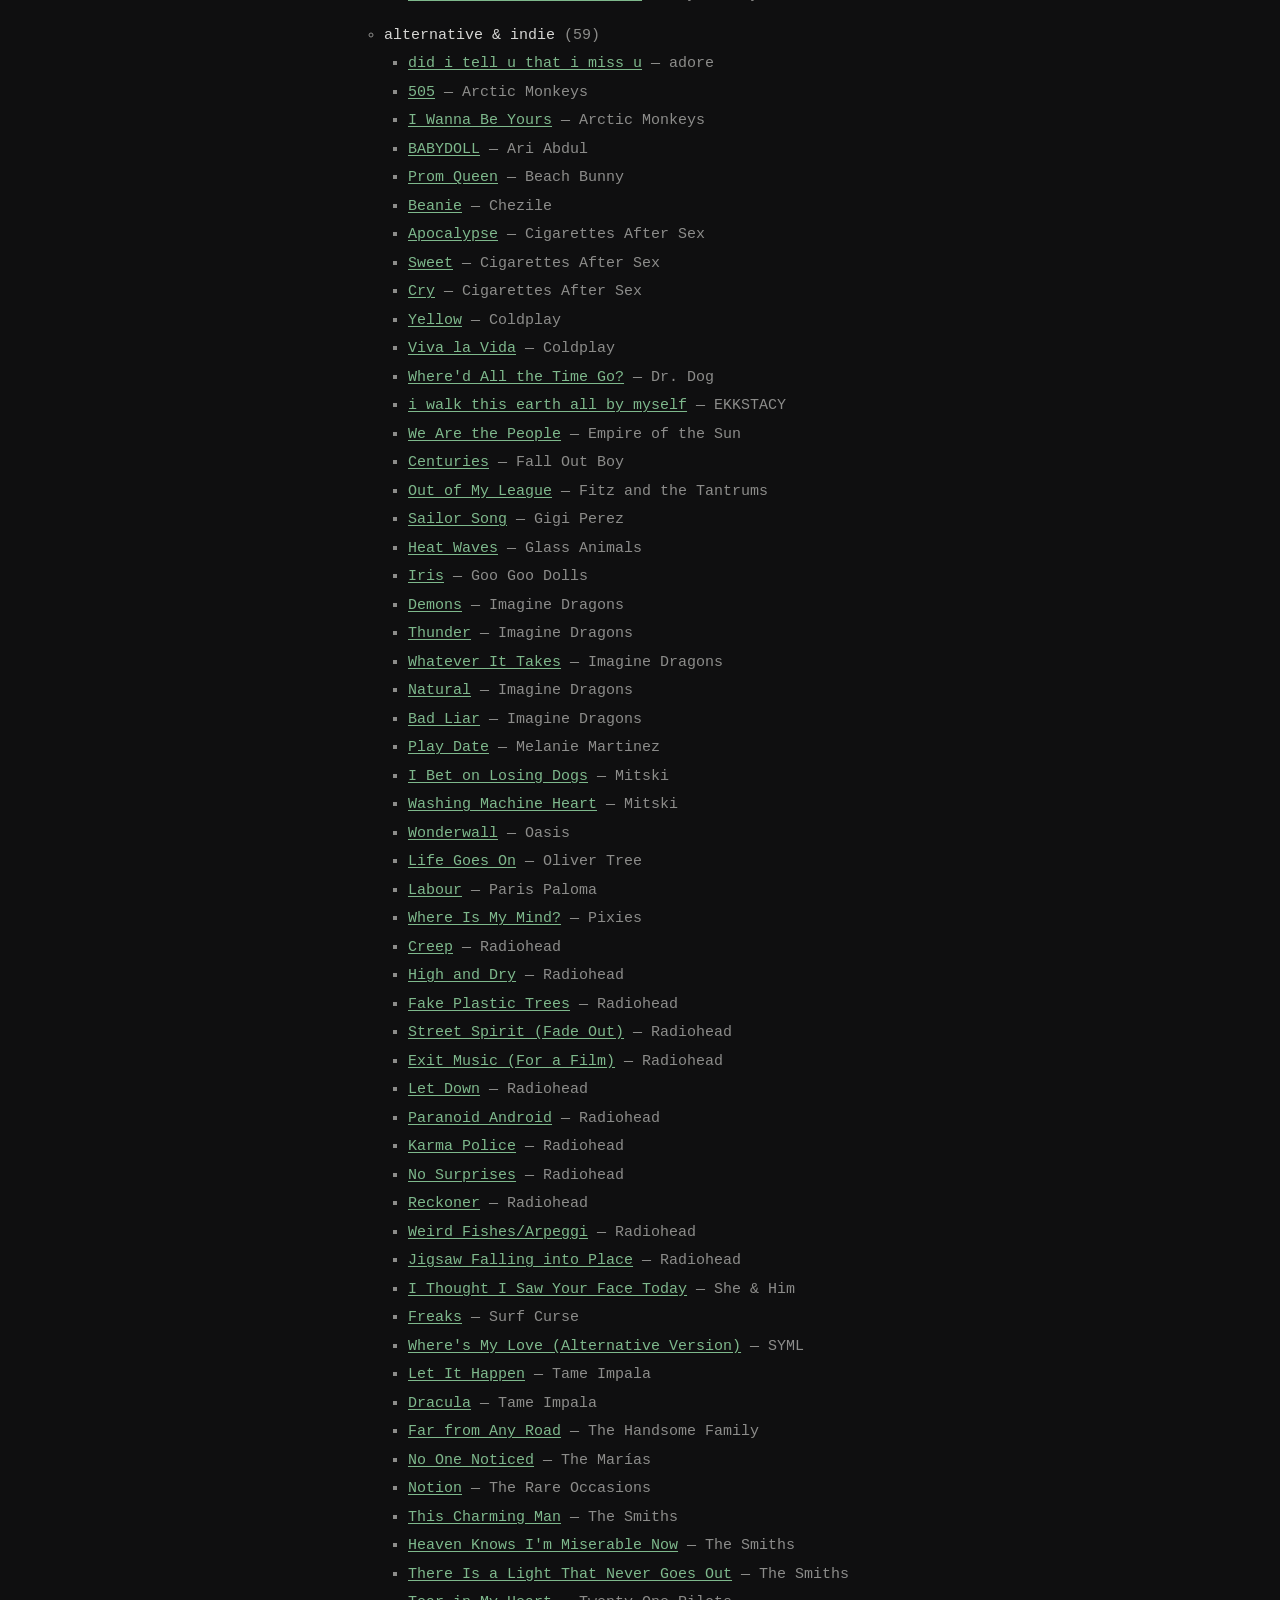
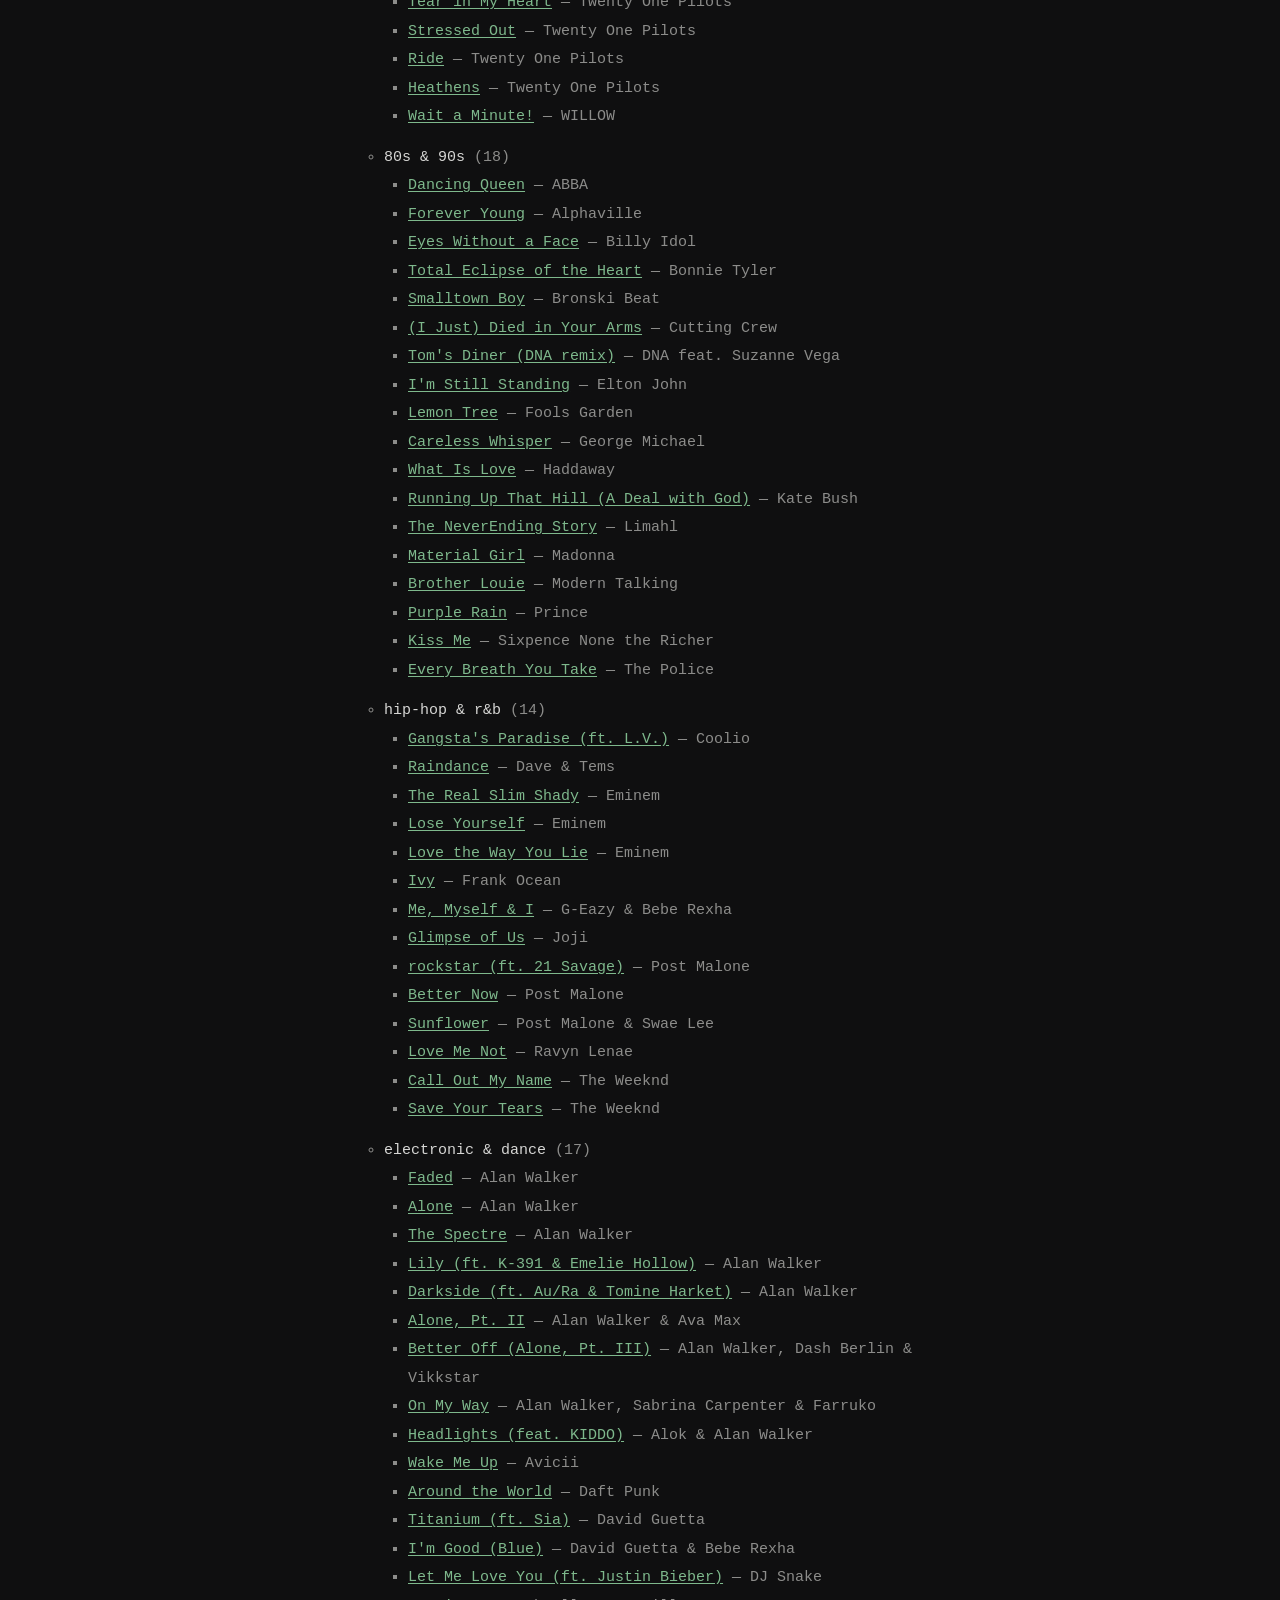
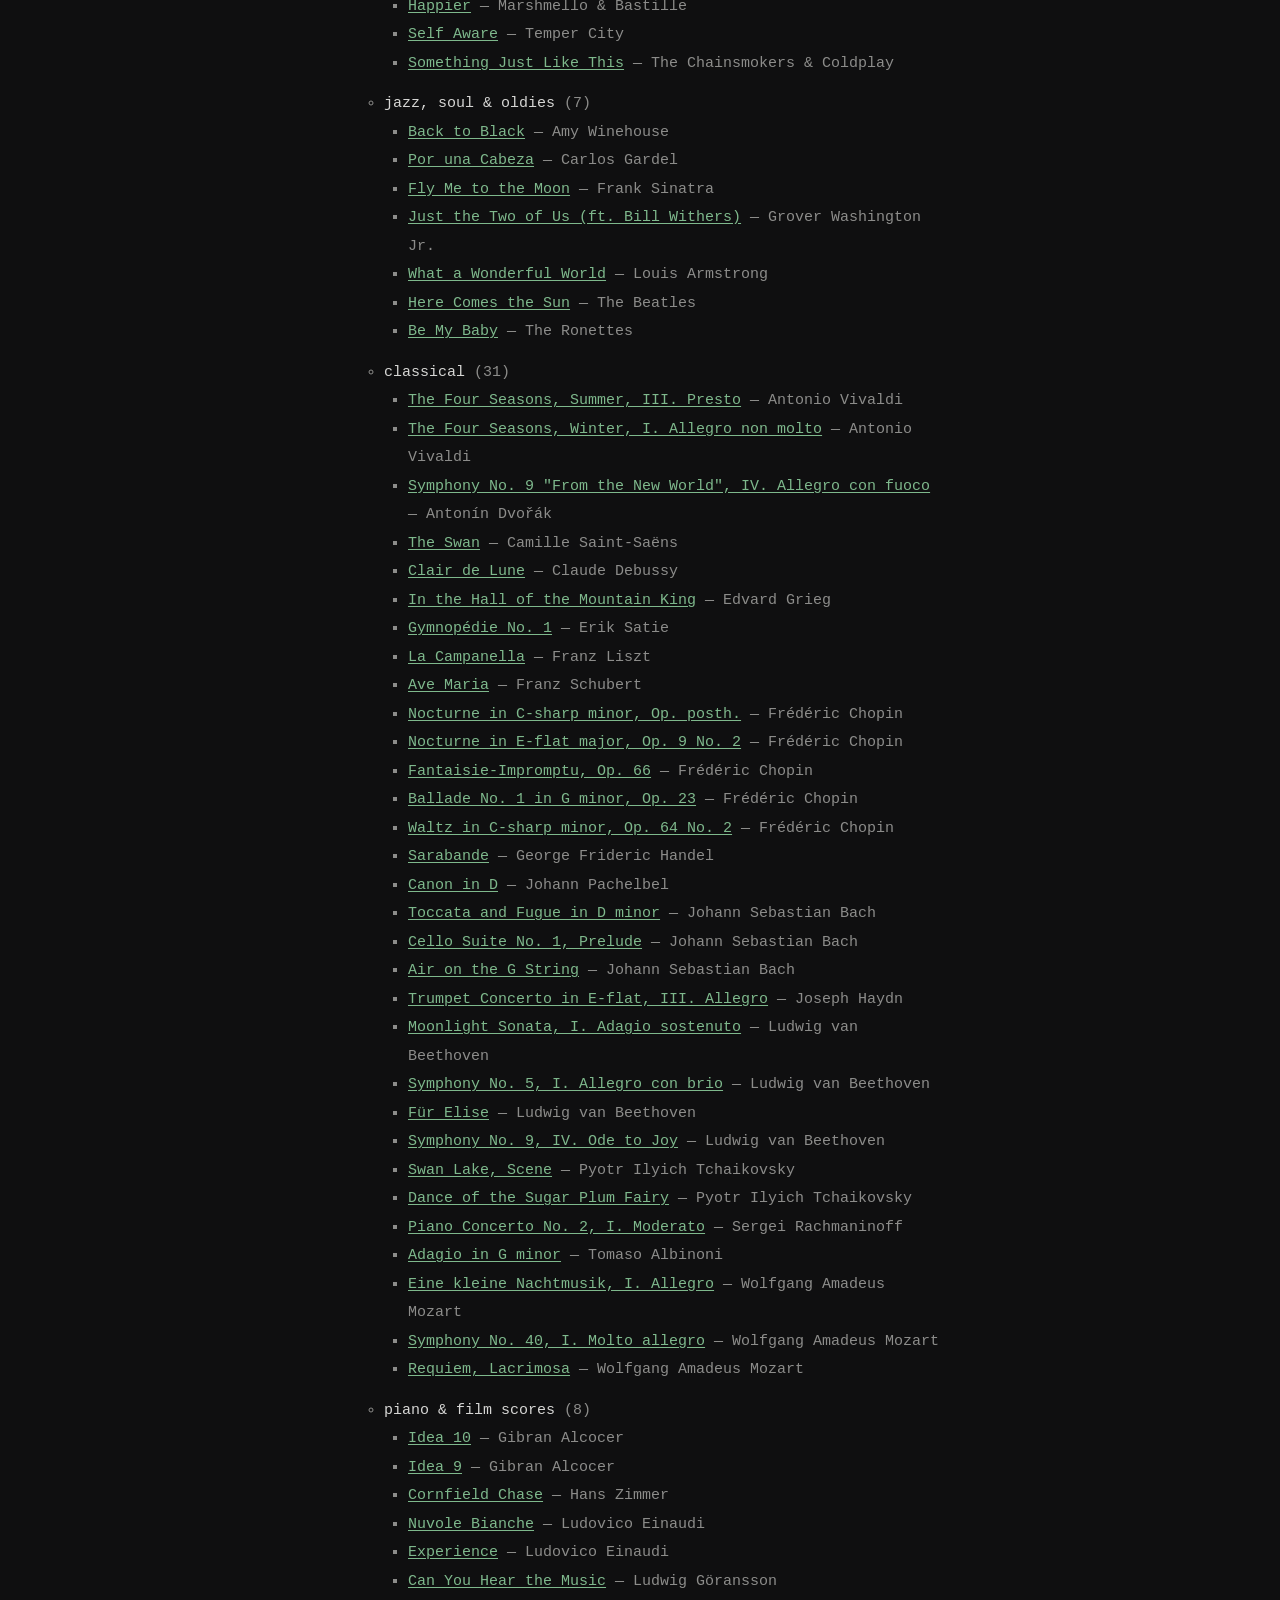
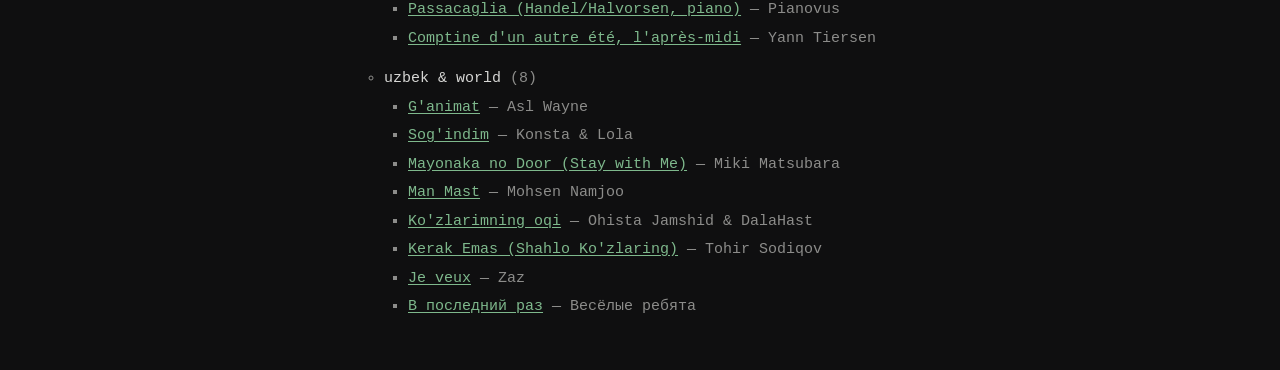
<file: music.html>
<!doctype html>
<html lang="en">
<head>
  <meta charset="utf-8">
  <meta name="viewport" content="width=device-width,initial-scale=1">
  <meta name="color-scheme" content="dark">
  <title>music — Charlotte</title>
  <meta name="description" content="A playlist of songs with word-by-word synced lyrics, hand-picked by Charlotte.">
  <link rel="canonical" href="https://shahlo.blog/music.html">
  <meta property="og:site_name" content="Charlotte">
  <meta property="og:type" content="website">
  <meta property="og:title" content="music — Charlotte">
  <meta property="og:description" content="A playlist of songs with word-by-word synced lyrics, hand-picked by Charlotte.">
  <meta property="og:url" content="https://shahlo.blog/music.html">
  <meta property="og:image" content="https://shahlo.blog/og.png">
  <meta name="twitter:card" content="summary_large_image">
  <meta name="twitter:title" content="music — Charlotte">
  <meta name="twitter:description" content="A playlist of songs with word-by-word synced lyrics, hand-picked by Charlotte.">
  <meta name="twitter:image" content="https://shahlo.blog/og.png">
  <link rel="icon" href="favicon.svg" type="image/svg+xml">
  <link rel="stylesheet" href="style.css">
  <script type="text/javascript">
    (function(c,l,a,r,i,t,y){
        c[a]=c[a]||function(){(c[a].q=c[a].q||[]).push(arguments)};
        t=l.createElement(r);t.async=1;t.src="https://www.clarity.ms/tag/"+i;
        y=l.getElementsByTagName(r)[0];y.parentNode.insertBefore(t,y);
    })(window, document, "clarity", "script", "x2ltfi5nrw");
  </script>
</head>
<body>
  <header class="site-header">
    <h1 class="site-title"><a href="./">Charlotte.</a></h1>
  </header>

  <main>
    <ul class="tree">
      <li><a href="./">← back</a></li>
      <li>music
        <input id="music-search" type="search" placeholder="filter by title, artist or genre…" autocomplete="off" aria-label="Filter songs" />
        <ul id="music-list" aria-busy="true">
          <li class="loading">Loading…</li>
        </ul>
      </li>
    </ul>
  </main>

  <script>
    (function () {
      var GENRES = ["rock", "metal & nu metal", "pop", "alternative & indie", "80s & 90s", "hip-hop & r&b",
        "electronic & dance", "jazz, soul & oldies", "classical", "piano & film scores", "uzbek & world"];
      function escapeHtml(s) {
        return String(s).replace(/[&<>"']/g, function (c) {
          return { '&': '&amp;', '<': '&lt;', '>': '&gt;', '"': '&quot;', "'": '&#39;' }[c];
        });
      }
      var list = document.getElementById('music-list');
      var search = document.getElementById('music-search');
      var songs = [];

      function songItem(s) {
        var by = s.artist ? ' <span class="dim">— ' + escapeHtml(s.artist) + '</span>' : '';
        return '<li><a href="/song/' + encodeURIComponent(s.id) + '">' + escapeHtml(s.title) + '</a>' + by + '</li>';
      }

      function group(name, items) {
        return '<li class="genre">' + escapeHtml(name) + ' <span class="dim">(' + items.length + ')</span><ul>' +
          items.map(songItem).join('') + '</ul></li>';
      }

      function render(items) {
        if (!items.length) {
          list.innerHTML = '<li class="dim">(no matches)</li>';
          return;
        }
        var html = '';
        var names = GENRES.slice();
        items.forEach(function (s) { if (s.genre && names.indexOf(s.genre) === -1) names.push(s.genre); });
        names.forEach(function (name) {
          var inGenre = items.filter(function (s) { return (s.genre || 'pop') === name; });
          if (inGenre.length) html += group(name, inGenre);
        });
        list.innerHTML = html;
      }

      function applyFilter() {
        var q = search.value.trim().toLowerCase();
        if (!q) { render(songs); return; }
        render(songs.filter(function (s) {
          return (s.title + ' ' + (s.artist || '') + ' ' + (s.genre || '')).toLowerCase().indexOf(q) !== -1;
        }));
      }

      search.addEventListener('input', applyFilter);

      fetch('music/index.json')
        .then(function (r) { if (!r.ok) throw new Error('HTTP ' + r.status); return r.json(); })
        .then(function (items) {
          songs = items.slice();
          if (!items.length) {
            list.innerHTML = '<li class="dim">(nothing yet)</li>';
          } else {
            applyFilter();
          }
          list.removeAttribute('aria-busy');
        })
        .catch(function (err) {
          list.innerHTML = '<li class="error">Couldn\'t load: ' + escapeHtml(err.message) + '</li>';
          list.removeAttribute('aria-busy');
        });
    })();
  </script>
  <script src="app.js"></script>
</body>
</html>
</file>
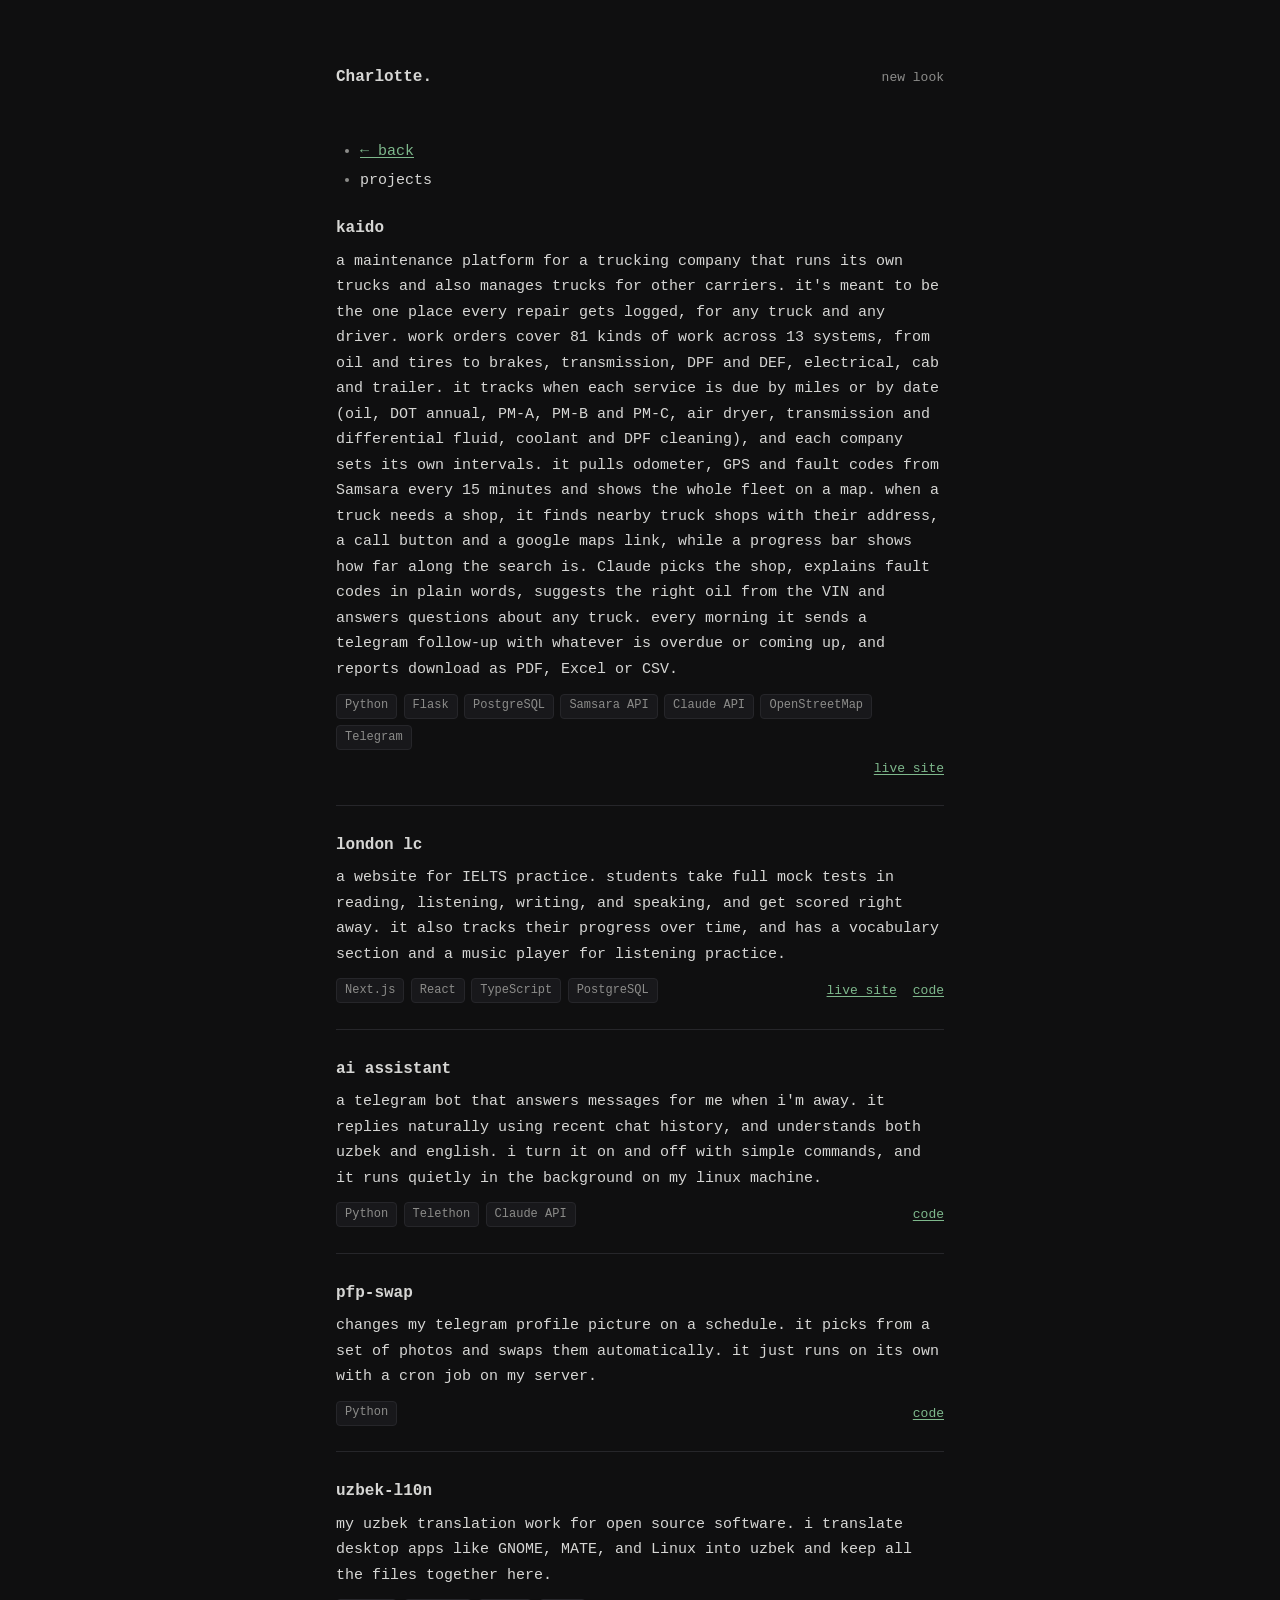
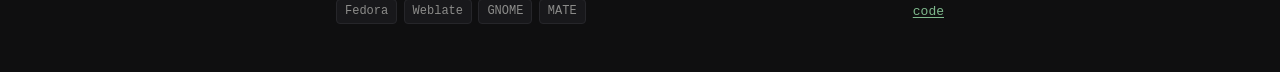
<file: projects.html>
<!doctype html>
<html lang="en">
<head>
  <meta charset="utf-8">
  <meta name="viewport" content="width=device-width,initial-scale=1">
  <meta name="color-scheme" content="dark">
  <title>projects — Charlotte</title>
  <meta name="description" content="Projects and experiments by Charlotte.">
  <link rel="canonical" href="https://shahlo.blog/projects.html">
  <meta property="og:site_name" content="Charlotte">
  <meta property="og:type" content="website">
  <meta property="og:title" content="projects — Charlotte">
  <meta property="og:description" content="Projects and experiments by Charlotte.">
  <meta property="og:url" content="https://shahlo.blog/projects.html">
  <meta property="og:image" content="https://shahlo.blog/og.png">
  <meta name="twitter:card" content="summary_large_image">
  <meta name="twitter:title" content="projects — Charlotte">
  <meta name="twitter:description" content="Projects and experiments by Charlotte.">
  <meta name="twitter:image" content="https://shahlo.blog/og.png">
  <link rel="icon" href="favicon.svg" type="image/svg+xml">
  <link rel="stylesheet" href="style.css">
  <script type="text/javascript">
    (function(c,l,a,r,i,t,y){
        c[a]=c[a]||function(){(c[a].q=c[a].q||[]).push(arguments)};
        t=l.createElement(r);t.async=1;t.src="https://www.clarity.ms/tag/"+i;
        y=l.getElementsByTagName(r)[0];y.parentNode.insertBefore(t,y);
    })(window, document, "clarity", "script", "x2ltfi5nrw");
  </script>
</head>
<body>
  <header class="site-header">
    <h1 class="site-title"><a href="./">Charlotte.</a></h1>
  </header>

  <main>
    <ul class="tree">
      <li><a href="./">← back</a></li>
      <li>projects</li>
    </ul>

    <ul class="projects">
      <li class="project">
        <h2 class="project-name"><a href="https://kaido.shahlo.blog" target="_blank" rel="noopener">kaido</a></h2>
        <p class="project-desc">a maintenance platform for a trucking company that runs its own trucks and also manages trucks for other carriers. it's meant to be the one place every repair gets logged, for any truck and any driver. work orders cover 81 kinds of work across 13 systems, from oil and tires to brakes, transmission, DPF and DEF, electrical, cab and trailer. it tracks when each service is due by miles or by date (oil, DOT annual, PM-A, PM-B and PM-C, air dryer, transmission and differential fluid, coolant and DPF cleaning), and each company sets its own intervals. it pulls odometer, GPS and fault codes from Samsara every 15 minutes and shows the whole fleet on a map. when a truck needs a shop, it finds nearby truck shops with their address, a call button and a google maps link, while a progress bar shows how far along the search is. Claude picks the shop, explains fault codes in plain words, suggests the right oil from the VIN and answers questions about any truck. every morning it sends a telegram follow-up with whatever is overdue or coming up, and reports download as PDF, Excel or CSV.</p>
        <div class="project-meta">
          <div class="project-tags">
            <span class="tag">Python</span>
            <span class="tag">Flask</span>
            <span class="tag">PostgreSQL</span>
            <span class="tag">Samsara API</span>
            <span class="tag">Claude API</span>
            <span class="tag">OpenStreetMap</span>
            <span class="tag">Telegram</span>
          </div>
          <div class="project-links">
            <a href="https://kaido.shahlo.blog" target="_blank" rel="noopener">live site</a>
          </div>
        </div>
      </li>

      <li class="project">
        <h2 class="project-name"><a href="https://londonielts.uz" target="_blank" rel="noopener">london lc</a></h2>
        <p class="project-desc">a website for IELTS practice. students take full mock tests in reading, listening, writing, and speaking, and get scored right away. it also tracks their progress over time, and has a vocabulary section and a music player for listening practice.</p>
        <div class="project-meta">
          <div class="project-tags">
            <span class="tag">Next.js</span>
            <span class="tag">React</span>
            <span class="tag">TypeScript</span>
            <span class="tag">PostgreSQL</span>
          </div>
          <div class="project-links">
            <a href="https://londonielts.uz" target="_blank" rel="noopener">live site</a>
            <a href="https://github.com/shahloabdullayeva/LondonLC" target="_blank" rel="noopener">code</a>
          </div>
        </div>
      </li>

      <li class="project">
        <h2 class="project-name"><a href="https://github.com/shahloabdullayeva/shahlo-bot" target="_blank" rel="noopener">ai assistant</a></h2>
        <p class="project-desc">a telegram bot that answers messages for me when i'm away. it replies naturally using recent chat history, and understands both uzbek and english. i turn it on and off with simple commands, and it runs quietly in the background on my linux machine.</p>
        <div class="project-meta">
          <div class="project-tags">
            <span class="tag">Python</span>
            <span class="tag">Telethon</span>
            <span class="tag">Claude API</span>
          </div>
          <div class="project-links">
            <a href="https://github.com/shahloabdullayeva/shahlo-bot" target="_blank" rel="noopener">code</a>
          </div>
        </div>
      </li>

      <li class="project">
        <h2 class="project-name"><a href="https://github.com/shahloabdullayeva/pfp-swap" target="_blank" rel="noopener">pfp-swap</a></h2>
        <p class="project-desc">changes my telegram profile picture on a schedule. it picks from a set of photos and swaps them automatically. it just runs on its own with a cron job on my server.</p>
        <div class="project-meta">
          <div class="project-tags">
            <span class="tag">Python</span>
          </div>
          <div class="project-links">
            <a href="https://github.com/shahloabdullayeva/pfp-swap" target="_blank" rel="noopener">code</a>
          </div>
        </div>
      </li>

      <li class="project">
        <h2 class="project-name"><a href="https://github.com/shahloabdullayeva/uzbek-l10n" target="_blank" rel="noopener">uzbek-l10n</a></h2>
        <p class="project-desc">my uzbek translation work for open source software. i translate desktop apps like GNOME, MATE, and Linux into uzbek and keep all the files together here.</p>
        <div class="project-meta">
          <div class="project-tags">
            <span class="tag">Fedora</span>
            <span class="tag">Weblate</span>
            <span class="tag">GNOME</span>
            <span class="tag">MATE</span>
          </div>
          <div class="project-links">
            <a href="https://github.com/shahloabdullayeva/uzbek-l10n" target="_blank" rel="noopener">code</a>
          </div>
        </div>
      </li>
    </ul>
  </main>

  <script src="app.js"></script>
</body>
</html>
</file>
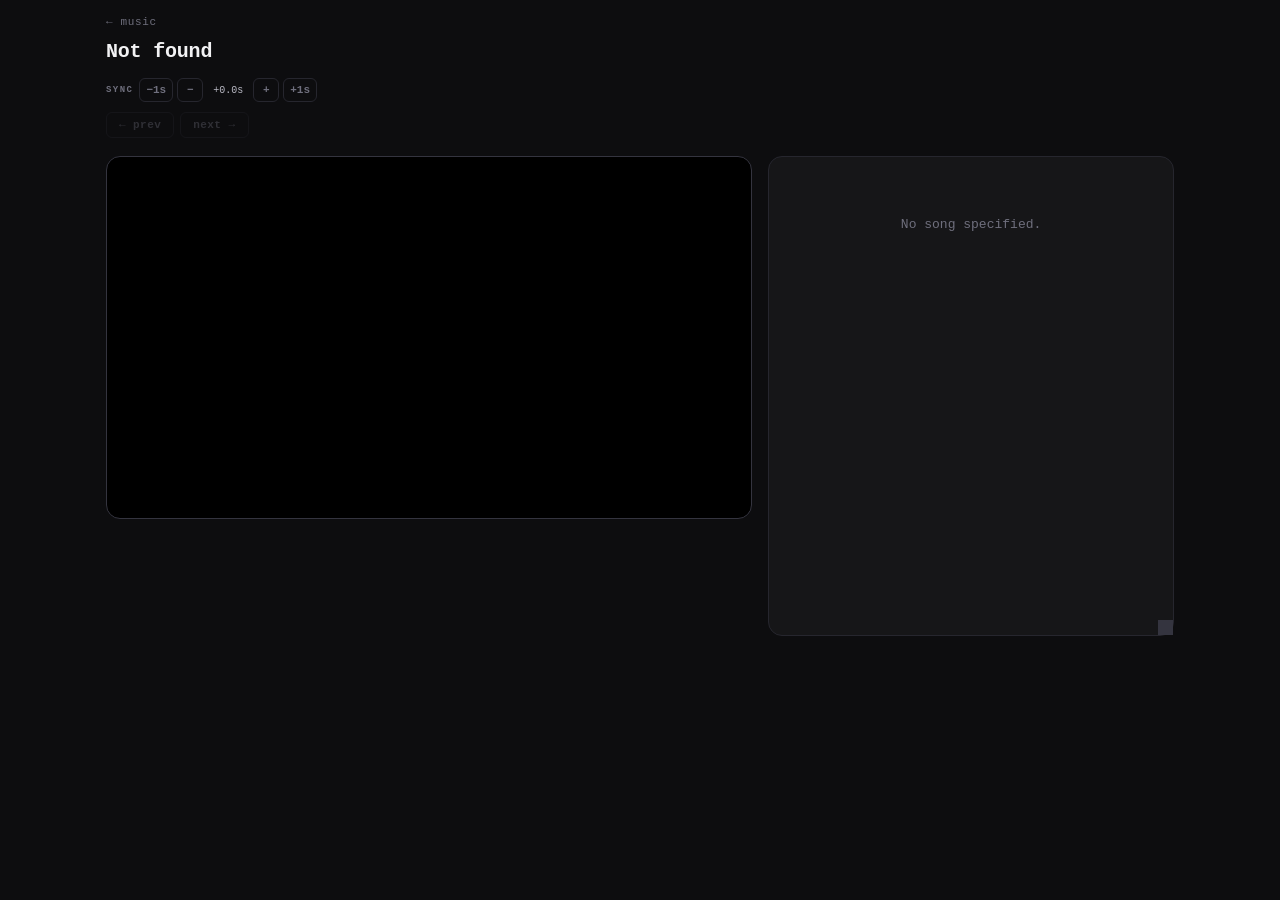
<file: song.html>
<!DOCTYPE html>
<html lang="en">
<head>
<base href="/">
<meta charset="UTF-8" />
<meta name="viewport" content="width=device-width, initial-scale=1.0" />
<title>music · synced</title>
  <meta name="description" content="Listen along with word-by-word synced lyrics.">
  <link rel="canonical" href="https://shahlo.blog/song.html">
  <meta property="og:site_name" content="Charlotte">
  <meta property="og:type" content="website">
  <meta property="og:title" content="music · synced">
  <meta property="og:description" content="Listen along with word-by-word synced lyrics.">
  <meta property="og:url" content="https://shahlo.blog/song.html">
  <meta property="og:image" content="https://shahlo.blog/og.png">
  <meta name="twitter:card" content="summary_large_image">
  <meta name="twitter:title" content="music · synced">
  <meta name="twitter:description" content="Listen along with word-by-word synced lyrics.">
  <meta name="twitter:image" content="https://shahlo.blog/og.png">
<style>
  :root {
    --bg: #0d0d0f;
    --card: #161618;
    --border: #26262e;
    --border-strong: #34343f;
    --text: #f2f2f4;
    --text-muted: #b9b9c4;
    --text-sub: #6f6f7d;
    --accent: #8ec07c;
  }
  * { box-sizing: border-box; }
  html, body { margin: 0; padding: 0; }
  body {
    background: var(--bg);
    color: var(--text);
    font-family: ui-monospace, SFMono-Regular, Menlo, Consolas, "Liberation Mono", "Courier New", monospace;
  }
  .player { display: flex; flex-direction: column; gap: 8px; padding: 16px; max-width: 1100px; margin: 0 auto; }
  .back { font-size: 11px; color: var(--text-sub); text-decoration: none; letter-spacing: 0.06em; margin-bottom: 4px; }
  .back:hover { color: var(--text-muted); }
  .head { display: flex; flex-direction: column; gap: 2px; }
  .title { font-size: 20px; font-weight: 700; letter-spacing: -0.01em; line-height: 1.2; }
  .sub { font-size: 11px; color: var(--text-muted); letter-spacing: 0.06em; margin-top: 2px; }
  .sub a { color: var(--accent); text-decoration: none; font-weight: 700; }

  .sync { display: flex; align-items: center; gap: 4px; margin-top: 8px; }
  .sync .label { font-size: 9px; letter-spacing: 0.16em; text-transform: uppercase; color: var(--text-sub); font-weight: 700; margin-right: 2px; }
  .sync button {
    min-width: 26px; height: 24px; padding: 0 6px; border-radius: 6px;
    background: transparent; color: var(--text-sub);
    border: 1px solid var(--border); cursor: pointer;
    font-size: 11px; font-weight: 700; font-family: inherit;
  }
  .sync button:hover { color: var(--text-muted); border-color: var(--border-strong); }
  .sync .val { min-width: 42px; text-align: center; font-size: 10px; color: var(--text-muted); font-family: inherit; }

  .nav { display: flex; align-items: center; gap: 6px; margin-top: 8px; }
  .nav button {
    height: 26px; padding: 0 12px; border-radius: 6px;
    background: transparent; color: var(--text-muted);
    border: 1px solid var(--border); cursor: pointer;
    font-size: 11px; font-weight: 700; font-family: inherit; letter-spacing: 0.04em;
  }
  .nav button:hover { color: var(--text); border-color: var(--border-strong); }
  .nav button:disabled { opacity: 0.35; cursor: default; color: var(--text-sub); }

  .main { display: flex; gap: 16px; margin-top: 10px; }
  .video-col { flex: 1; min-width: 0; display: flex; flex-direction: column; gap: 8px; }
  .video-frame {
    position: relative; width: 100%; aspect-ratio: 16 / 9;
    background: #000; border-radius: 14px; overflow: hidden;
    border: 1px solid var(--border-strong);
  }
  .video-frame > div { position: absolute; inset: 0; }
  .video-frame iframe { width: 100%; height: 100%; border: 0; }

  .lyrics-col {
    width: 38%; flex-shrink: 0; overflow: auto;
    padding: 20px 16px; background: var(--card);
    border: 1px solid var(--border); border-radius: 14px;
    height: 480px; scrollbar-width: thin;
    resize: both; min-width: 220px; max-width: 70%; min-height: 220px;
  }
  /* native resize grip, tinted to match the UI */
  .lyrics-col::-webkit-resizer { background: var(--border-strong); }
  .lyrics-col .msg { color: var(--text-sub); font-size: 13px; text-align: center; margin-top: 40px; }
  .lines { display: flex; flex-direction: column; gap: 4px; }
  .lines button {
    text-align: left; background: transparent; border: none; cursor: pointer;
    padding: 6px 10px; border-radius: 8px; font-size: 15px; font-weight: 500;
    line-height: 1.4; color: var(--text-muted); transition: all 0.25s ease;
    font-family: inherit;
  }
  .lines button.past { color: var(--text-sub); }
  .lines button.active { color: var(--accent); font-weight: 700; font-size: 19px; }
  .plain { color: var(--text-muted); font-size: 15px; line-height: 1.8; margin: 0; white-space: pre-wrap; font-family: inherit; }

  @media (max-width: 760px) {
    .main { flex-direction: column; }
    .lyrics-col { width: 100%; height: 340px; border-radius: 14px; padding: 18px; resize: vertical; max-width: none; }
    .lines button { text-align: center; font-size: 16px; padding: 9px 8px; }
  }
</style>
</head>
<body>
  <div class="player">
    <a class="back" id="backLink" href="music.html">← music</a>
    <div class="head">
      <div class="title" id="songTitle">Loading…</div>
      <div class="sub" id="songSub"></div>
      <div class="sync">
        <span class="label">sync</span>
        <button id="m1" title="push lyrics 1s later">−1s</button>
        <button id="mp" title="push lyrics later">−</button>
        <span class="val" id="offVal">+0.0s</span>
        <button id="pp" title="pull lyrics earlier">+</button>
        <button id="p1" title="pull lyrics 1s earlier">+1s</button>
      </div>
      <div class="nav">
        <button id="prevBtn" title="previous song" disabled>← prev</button>
        <button id="nextBtn" title="next song" disabled>next →</button>
      </div>
    </div>

    <div class="main">
      <div class="video-col">
        <div class="video-frame"><div id="ytHost"></div></div>
      </div>
      <div class="lyrics-col" id="lyricsCol">
        <p class="msg">Loading lyrics…</p>
      </div>
    </div>
  </div>

<script>
(function () {
  "use strict";

  var YOUTUBE_ID = "";
  var SONG = { artist: "", title: "", album: "", duration: 0, lrclib: 0, instrumental: false };
  var BAKED_LRC = "";

  // Lyric timing correction in seconds. Negative = lyrics show later.
  var offset = 0;

  var lines = [];
  var activeIndex = -1;
  var player = null;
  var ready = false;
  var playing = false;
  var currentTime = 0;
  var pollId = null;

  var lyricsCol = document.getElementById("lyricsCol");

  // Remember the reader-chosen lyrics panel size (desktop only; mobile is full-width).
  var isDesktop = function () { return window.matchMedia("(min-width: 761px)").matches; };
  function applySavedSize() {
    if (!isDesktop()) { lyricsCol.style.width = ""; lyricsCol.style.height = ""; return; }
    try {
      var s = JSON.parse(localStorage.getItem("lyricsSize") || "null");
      if (s && s.w) lyricsCol.style.width = s.w + "px";
      if (s && s.h) lyricsCol.style.height = s.h + "px";
    } catch (e) {}
  }
  applySavedSize();
  if (window.ResizeObserver) {
    new ResizeObserver(function () {
      if (!isDesktop()) return;
      localStorage.setItem("lyricsSize", JSON.stringify({
        w: Math.round(lyricsCol.offsetWidth), h: Math.round(lyricsCol.offsetHeight)
      }));
    }).observe(lyricsCol);
  }
  window.addEventListener("resize", applySavedSize);

  function fmtOffset(o) { return (o >= 0 ? "+" : "") + o.toFixed(1) + "s"; }
  function setOffset(o) { offset = Math.round(o * 10) / 10; document.getElementById("offVal").textContent = fmtOffset(offset); }
  document.getElementById("m1").onclick = function () { setOffset(offset - 1); };
  document.getElementById("mp").onclick = function () { setOffset(offset - 0.2); };
  document.getElementById("pp").onclick = function () { setOffset(offset + 0.2); };
  document.getElementById("p1").onclick = function () { setOffset(offset + 1); };
  setOffset(offset);

  function parseLRC(lrc) {
    var out = [];
    var re = /^\[(\d+):(\d+)(?:\.(\d+))?\](.*)$/;
    lrc.split("\n").forEach(function (raw) {
      var m = raw.match(re);
      if (!m) return;
      var ms = (m[3] || "0") + "000";
      ms = ms.slice(0, 3);
      var time = parseInt(m[1], 10) * 60 + parseInt(m[2], 10) + parseInt(ms, 10) / 1000;
      out.push({ time: time, text: (m[4] || "").trim() });
    });
    return out.sort(function (a, b) { return a.time - b.time; });
  }

  function loadLyrics() {
    if (BAKED_LRC && BAKED_LRC.trim()) { lines = parseLRC(BAKED_LRC); renderSynced(); return; }
    if (SONG.instrumental) { showMsg("Instrumental — no lyrics, just listen."); return; }
    var base = "https://lrclib.net/api/";
    var getUrl = base + "get?artist_name=" + encodeURIComponent(SONG.artist) +
      "&track_name=" + encodeURIComponent(SONG.title) +
      "&album_name=" + encodeURIComponent(SONG.album) +
      "&duration=" + SONG.duration;
    var searchUrl = base + "search?artist_name=" + encodeURIComponent(SONG.artist) +
      "&track_name=" + encodeURIComponent(SONG.title);

    fetch(SONG.lrclib ? base + "get/" + SONG.lrclib : getUrl)
      .then(function (r) { return r.ok ? r.json() : null; })
      .catch(function () { return null; })
      .then(function (data) {
        if (data && data.syncedLyrics) return data;
        return fetch(searchUrl)
          .then(function (r) { return r.ok ? r.json() : []; })
          .then(function (arr) {
            arr = arr || [];
            return arr.filter(function (x) { return x.syncedLyrics; })[0] || arr[0] || null;
          })
          .catch(function () { return null; });
      })
      .then(function (data) {
        if (!data) { showMsg("Couldn't fetch lyrics for this song."); return; }
        if (data.syncedLyrics) { lines = parseLRC(data.syncedLyrics); renderSynced(); return; }
        if (data.plainLyrics) { renderPlain(data.plainLyrics); return; }
        showMsg("No synced lyrics found.");
      });
  }

  function showMsg(text) { lyricsCol.innerHTML = '<p class="msg"></p>'; lyricsCol.querySelector(".msg").textContent = text; }
  function renderPlain(text) { lyricsCol.innerHTML = '<pre class="plain"></pre>'; lyricsCol.querySelector(".plain").textContent = text; }

  function renderSynced() {
    if (!lines.length) { showMsg("No synced lyrics found."); return; }
    var wrap = document.createElement("div");
    wrap.className = "lines";
    lines.forEach(function (ln, i) {
      var b = document.createElement("button");
      b.textContent = ln.text || " ";
      b.setAttribute("data-i", i);
      b.title = "Jump to " + Math.floor(ln.time / 60) + ":" + String(Math.floor(ln.time % 60)).padStart(2, "0");
      b.onclick = function () { if (player && player.seekTo) player.seekTo(Math.max(0, ln.time - 0.2), true); };
      wrap.appendChild(b);
    });
    lyricsCol.innerHTML = "";
    lyricsCol.appendChild(wrap);
  }

  function updateActive() {
    if (!lines.length) return;
    var target = currentTime + offset;
    var lo = 0, hi = lines.length - 1, ans = -1;
    while (lo <= hi) {
      var mid = (lo + hi) >> 1;
      if (lines[mid].time <= target) { ans = mid; lo = mid + 1; } else hi = mid - 1;
    }
    if (ans === activeIndex) return;
    activeIndex = ans;
    var btns = lyricsCol.querySelectorAll(".lines button");
    btns.forEach(function (b, i) { b.className = i === activeIndex ? "active" : (i < activeIndex ? "past" : ""); });
    var el = lyricsCol.querySelector('.lines button[data-i="' + activeIndex + '"]');
    if (el) el.scrollIntoView({ behavior: "smooth", block: "center" });
  }

  function startPolling() {
    if (pollId) return;
    pollId = setInterval(function () {
      if (player && player.getCurrentTime) {
        var t = player.getCurrentTime();
        if (typeof t === "number") { currentTime = t; updateActive(); }
      }
    }, 200);
  }
  function stopPolling() { if (pollId) { clearInterval(pollId); pollId = null; } }

  var nextId = "";
  var prevId = "";

  function goToNext() { if (nextId) location.href = "/song/" + encodeURIComponent(nextId); }
  function goToPrev() { if (prevId) location.href = "/song/" + encodeURIComponent(prevId); }
  function togglePlay() {
    if (!player || !player.getPlayerState) return;
    if (player.getPlayerState() === 1) player.pauseVideo(); else player.playVideo();
  }

  document.addEventListener("keydown", function (e) {
    if (e.metaKey || e.ctrlKey || e.altKey) return;
    var k = e.key;
    if (k === "ArrowRight" || k === "j" || k === "J") { e.preventDefault(); goToNext(); }
    else if (k === "ArrowLeft" || k === "k" || k === "K") { e.preventDefault(); goToPrev(); }
    else if (k === " " || k === "Spacebar") { e.preventDefault(); togglePlay(); }
  });

  window.onYouTubeIframeAPIReady = function () {
    player = new YT.Player("ytHost", {
      videoId: YOUTUBE_ID,
      playerVars: { rel: 0, modestbranding: 1, playsinline: 1, autoplay: 1 },
      events: {
        onReady: function () { ready = true; player.playVideo(); },
        onStateChange: function (e) {
          playing = e.data === 1;
          if (playing) startPolling(); else stopPolling();
          if (e.data === 0) goToNext(); // ended → auto-advance
        }
      }
    });
  };

  function loadApi() {
    var tag = document.createElement("script");
    tag.src = "https://www.youtube.com/iframe_api";
    tag.async = true;
    document.head.appendChild(tag);
  }

  function fail(text) {
    document.getElementById("songTitle").textContent = "Not found";
    showMsg(text);
  }

  // Resolve which song to play from the /song/<id> path (or the older ?id= query) against
  // the manifest.
  var pathMatch = location.pathname.match(/^\/song\/([a-z0-9-]+)\/?$/i);
  var id = pathMatch ? pathMatch[1] : (new URLSearchParams(location.search).get("id") || "");
  if (!/^[a-z0-9-]+$/i.test(id)) { fail("No song specified."); return; }
  if (!pathMatch) history.replaceState(null, "", "/song/" + encodeURIComponent(id));

  fetch("music/index.json")
    .then(function (r) { return r.ok ? r.json() : []; })
    .catch(function () { return []; })
    .then(function (items) {
      items = items || [];
      var idx = -1;
      for (var i = 0; i < items.length; i++) { if (items[i].id === id) { idx = i; break; } }
      var song = idx >= 0 ? items[idx] : null;
      if (!song) { fail("Couldn't find that song."); return; }

      // Wrap-around prev/next through the list order.
      if (items.length > 1) {
        var prev = items[(idx - 1 + items.length) % items.length];
        var next = items[(idx + 1) % items.length];
        nextId = next.id;
        prevId = prev.id;
        var prevBtn = document.getElementById("prevBtn");
        var nextBtn = document.getElementById("nextBtn");
        prevBtn.disabled = false;
        nextBtn.disabled = false;
        prevBtn.title = "previous: " + prev.title + "  (←)";
        nextBtn.title = "next: " + next.title + "  (→)";
        prevBtn.onclick = goToPrev;
        nextBtn.onclick = goToNext;
      }

      YOUTUBE_ID = song.youtube || "";
      SONG = {
        artist: song.artist || "",
        title: song.title || "",
        album: song.album || "",
        duration: song.duration || 0,
        lrclib: song.lrclib || 0,
        instrumental: !!song.instrumental
      };

      var feat = song.featuring ? " ft. " + song.featuring : "";
      document.title = SONG.title + " · synced";
      document.getElementById("songTitle").textContent = SONG.title;
      var sub = document.getElementById("songSub");
      var credit = document.createTextNode(SONG.artist + feat + (SONG.album ? " · " + SONG.album + " · " : " · "));
      sub.appendChild(credit);
      if (YOUTUBE_ID) {
        var a = document.createElement("a");
        a.href = "https://www.youtube.com/watch?v=" + YOUTUBE_ID;
        a.target = "_blank";
        a.rel = "noopener noreferrer";
        a.textContent = "YouTube ↗";
        sub.appendChild(a);
      }

      loadLyrics();
      if (YOUTUBE_ID) loadApi();
      else showMsg("No video for this song yet.");
    });
})();
</script>
</body>
</html>
</file>
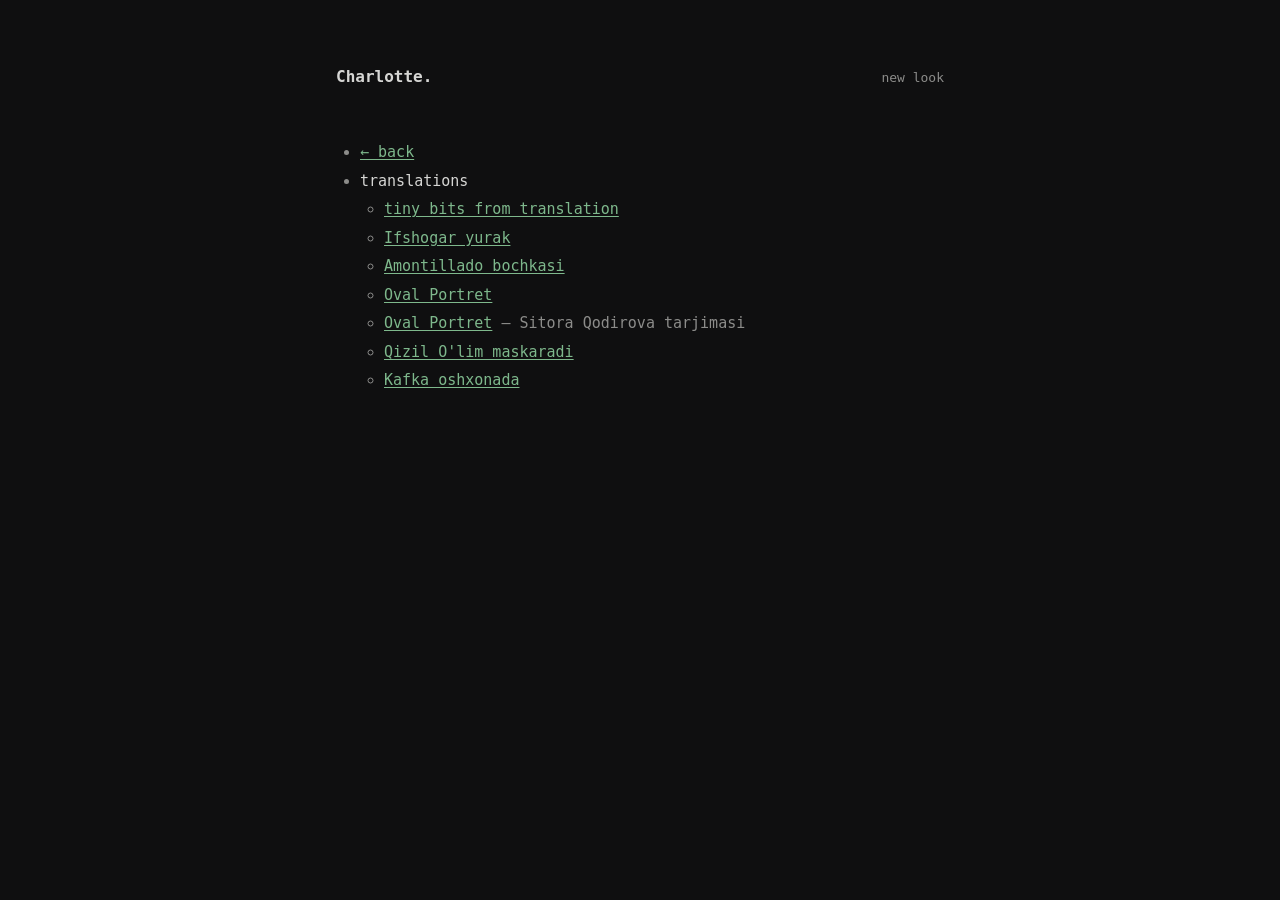
<file: translations.html>
<!doctype html>
<html lang="en">
<head>
  <meta charset="utf-8">
  <meta name="viewport" content="width=device-width,initial-scale=1">
  <meta name="color-scheme" content="dark">
  <title>translations — Charlotte</title>
  <meta name="description" content="Literary translations by Charlotte.">
  <link rel="canonical" href="https://shahlo.blog/translations.html">
  <meta property="og:site_name" content="Charlotte">
  <meta property="og:type" content="website">
  <meta property="og:title" content="translations — Charlotte">
  <meta property="og:description" content="Literary translations by Charlotte.">
  <meta property="og:url" content="https://shahlo.blog/translations.html">
  <meta property="og:image" content="https://shahlo.blog/og.png">
  <meta name="twitter:card" content="summary_large_image">
  <meta name="twitter:title" content="translations — Charlotte">
  <meta name="twitter:description" content="Literary translations by Charlotte.">
  <meta name="twitter:image" content="https://shahlo.blog/og.png">
  <link rel="icon" href="favicon.svg" type="image/svg+xml">
  <link rel="stylesheet" href="style.css">
  <script type="text/javascript">
    (function(c,l,a,r,i,t,y){
        c[a]=c[a]||function(){(c[a].q=c[a].q||[]).push(arguments)};
        t=l.createElement(r);t.async=1;t.src="https://www.clarity.ms/tag/"+i;
        y=l.getElementsByTagName(r)[0];y.parentNode.insertBefore(t,y);
    })(window, document, "clarity", "script", "x2ltfi5nrw");
  </script>
</head>
<body>
  <header class="site-header">
    <h1 class="site-title"><a href="./">Charlotte.</a></h1>
  </header>

  <main>
    <ul class="tree">
      <li><a href="./">← back</a></li>
      <li>translations
        <ul id="translation-list" data-manifest="translations/index.json" data-type="translation" aria-busy="true">
          <li class="loading">Loading…</li>
        </ul>
      </li>
    </ul>
  </main>

  <script src="app.js"></script>
</body>
</html>
</file>
<file: style.css>
:root {
  --bg: #0f0f10;
  --bg-elev: #18181b;
  --fg: #d6d6d4;
  --fg-muted: #8c8c8a;
  --accent: #7eb88c;
  --error: #d97a7a;
  --rule: #26262a;
  --max-w: 38rem;
  --serif: ui-serif, Georgia, "Iowan Old Style", Charter, "Vazirmatn", "Noto Naskh Arabic", Tahoma, serif;
  --sans: ui-sans-serif, system-ui, -apple-system, "Segoe UI", "Vazirmatn", "Noto Sans Arabic", Tahoma, sans-serif;
  --mono: ui-monospace, "JetBrains Mono", "Fira Code", Menlo, Consolas, monospace;
}

* { box-sizing: border-box; }

html {
  background: var(--bg);
  -webkit-text-size-adjust: 100%;
}

body {
  margin: 0;
  font-family: var(--mono);
  font-size: 0.9375rem;
  line-height: 1.65;
  color: var(--fg);
  background: var(--bg);
  padding: 4rem 1.25rem 3rem;
  display: flex;
  flex-direction: column;
  align-items: center;
  min-height: 100vh;
}

.site-header,
main {
  width: 100%;
  max-width: var(--max-w);
}

.site-header {
  margin-bottom: 3rem;
  display: flex;
  align-items: baseline;
  justify-content: space-between;
  gap: 1rem;
}

.look-toggle {
  font-family: var(--mono);
  font-size: 0.8125rem;
  color: var(--fg-muted);
  background: none;
  border: 0;
  padding: 0;
  cursor: pointer;
  white-space: nowrap;
}

.look-toggle:hover { color: var(--accent); }

.look-toggle:focus-visible {
  outline: 1px solid var(--accent);
  outline-offset: 3px;
}

.site-title {
  font-size: 1rem;
  font-weight: 700;
  margin: 0;
}

.site-title a {
  color: var(--fg);
  text-decoration: none;
}

.site-title a:hover { color: var(--accent); }

a {
  color: var(--accent);
  text-decoration: none;
}

a:hover { text-decoration: underline; }

.tree {
  list-style: disc;
  padding-inline-start: 1.5rem;
  margin: 0;
  font-size: 0.9375rem;
  line-height: 1.9;
  color: var(--fg);
}

.tree ul {
  list-style: circle;
  padding-inline-start: 1.5rem;
  margin: 0;
}

.tree ul ul { list-style: square; }

.tree li { margin: 0; }

.tree li.genre { margin-top: 0.75rem; }

.tree li::marker { color: var(--fg-muted); }

.tree a {
  color: var(--accent);
  text-decoration: underline;
  text-underline-offset: 2px;
}

.tree a:hover { color: var(--fg); }

.tree a.dim,
.tree a.dim:hover { color: var(--fg-muted); }

.tree li.dim,
.tree li.loading,
.tree li.error { color: var(--fg-muted); }
.tree li.error { color: var(--error); }

.tree + article { margin-top: 2rem; }

.post h1 {
  font-size: 1.5rem;
  line-height: 1.3;
  margin: 0 0 0.5rem;
}

.post h2 {
  font-size: 1.125rem;
  margin: 2.5rem 0 0.75rem;
}

.post h3 {
  font-size: 1rem;
  margin: 2rem 0 0.5rem;
}

.post p { margin: 1.1rem 0; }

.post ul, .post ol { padding-inline-start: 1.5rem; }
.post li { margin: 0.3rem 0; }

.post blockquote {
  border-inline-start: 3px solid var(--accent);
  padding-inline-start: 1rem;
  margin: 1.5rem 0;
  color: var(--fg-muted);
  font-style: italic;
}

.post code {
  font-size: 0.95em;
  background: var(--bg-elev);
  padding: 0.1em 0.35em;
  border-radius: 3px;
}

.post pre {
  background: var(--bg-elev);
  padding: 1rem;
  border-radius: 6px;
  overflow-x: auto;
  font-size: 0.875rem;
  line-height: 1.5;
}

.post pre code {
  background: transparent;
  padding: 0;
  font-size: inherit;
}

.post hr {
  border: 0;
  border-top: 1px solid var(--rule);
  margin: 2.5rem 0;
}

.post a { text-decoration: underline; text-underline-offset: 2px; }

.post img {
  display: block;
  max-width: 100%;
  height: auto;
  margin: 1.5rem auto;
  border-radius: 6px;
}

#music-search {
  font-family: var(--mono);
  font-size: 0.875rem;
  color: var(--fg);
  background: var(--bg-elev);
  border: 1px solid var(--rule);
  border-radius: 4px;
  padding: 0.4rem 0.6rem;
  margin: 0.4rem 0 0.6rem;
  width: 100%;
  max-width: 20rem;
}

#music-search:focus {
  outline: none;
  border-color: var(--accent);
}

.dim { color: var(--fg-muted); }

.loading, .error {
  color: var(--fg-muted);
  font-style: italic;
}

.error { color: var(--error); }

[dir="rtl"] {
  font-family: "Vazirmatn", "Noto Naskh Arabic", Tahoma, var(--serif);
  line-height: 1.85;
}

[dir="rtl"] code,
[dir="rtl"] pre {
  font-family: var(--mono);
  direction: ltr;
  text-align: left;
}

.contact-form {
  display: flex;
  flex-direction: column;
  gap: 0.9rem;
  margin: 0.5rem 0 0;
  max-width: 28rem;
}

.contact-form label {
  display: flex;
  flex-direction: column;
  gap: 0.3rem;
  color: var(--fg-muted);
  font-size: 0.875rem;
}

.contact-form input,
.contact-form textarea {
  font-family: var(--mono);
  font-size: 0.9375rem;
  color: var(--fg);
  background: var(--bg-elev);
  border: 1px solid var(--rule);
  border-radius: 4px;
  padding: 0.55rem 0.7rem;
  width: 100%;
  resize: vertical;
}

.contact-form input:focus,
.contact-form textarea:focus {
  outline: none;
  border-color: var(--accent);
}

.contact-form button {
  align-self: flex-start;
  font-family: var(--mono);
  font-size: 0.9375rem;
  color: var(--bg);
  background: var(--accent);
  border: none;
  border-radius: 4px;
  padding: 0.55rem 1.2rem;
  cursor: pointer;
}

.contact-form button:hover { filter: brightness(1.1); }

.post-nav {
  display: flex;
  gap: 1rem;
  margin-top: 3rem;
  padding-top: 1.5rem;
  border-top: 1px solid var(--rule);
  font-size: 0.9375rem;
}

.post-nav a {
  color: var(--accent);
  text-decoration: none;
  max-width: 48%;
}

.post-nav a:hover { text-decoration: underline; }

.post-nav-prev { margin-inline-end: auto; }
.post-nav-next { margin-inline-start: auto; text-align: end; }

.projects {
  list-style: none;
  padding: 0;
  margin: 1.25rem 0 0;
  display: flex;
  flex-direction: column;
  gap: 1.6rem;
}

.project {
  padding-bottom: 1.6rem;
  border-bottom: 1px solid var(--rule);
}

.project:last-child {
  padding-bottom: 0;
  border-bottom: 0;
}

.project-name {
  font-size: 1rem;
  font-weight: 700;
  margin: 0 0 0.45rem;
  color: var(--fg);
}

.project-name a {
  color: var(--fg);
  text-decoration: none;
}

.project-name a:hover { color: var(--accent); }

.project-desc {
  margin: 0 0 0.7rem;
  color: var(--fg);
  line-height: 1.7;
}

.project-meta {
  display: flex;
  flex-wrap: wrap;
  align-items: center;
  gap: 0.5rem 1rem;
}

.project-tags {
  display: flex;
  flex-wrap: wrap;
  gap: 0.4rem;
}

.tag {
  font-size: 0.75rem;
  color: var(--fg-muted);
  background: var(--bg-elev);
  border: 1px solid var(--rule);
  border-radius: 4px;
  padding: 0.1rem 0.5rem;
}

.project-links {
  display: flex;
  gap: 1rem;
  margin-inline-start: auto;
  font-size: 0.8125rem;
}

.project-links a {
  text-decoration: underline;
  text-underline-offset: 2px;
}

html.sky {
  --bg-elev: rgba(10, 12, 18, 0.6);
  --fg: #ededed;
  --fg-muted: #b9bcc6;
  --accent: #7ee08a;
  --rule: rgba(255, 255, 255, 0.16);
  background: #1c2433;
}

html.sky body {
  background: transparent;
  text-shadow: 0 1px 3px rgba(0, 0, 0, 0.55);
}

html.sky .site-header,
html.sky main {
  position: relative;
  z-index: 1;
}

html.sky .contact-form button { text-shadow: none; }

#sky {
  position: fixed;
  inset: 0;
  width: 100%;
  height: 100%;
  z-index: 0;
  display: block;
}

.sky-status {
  margin: 2.9rem 0 0;
  font-size: 0.8125rem;
  max-width: 52ch;
}

.sky-status span { color: var(--fg-muted); }
</file>
